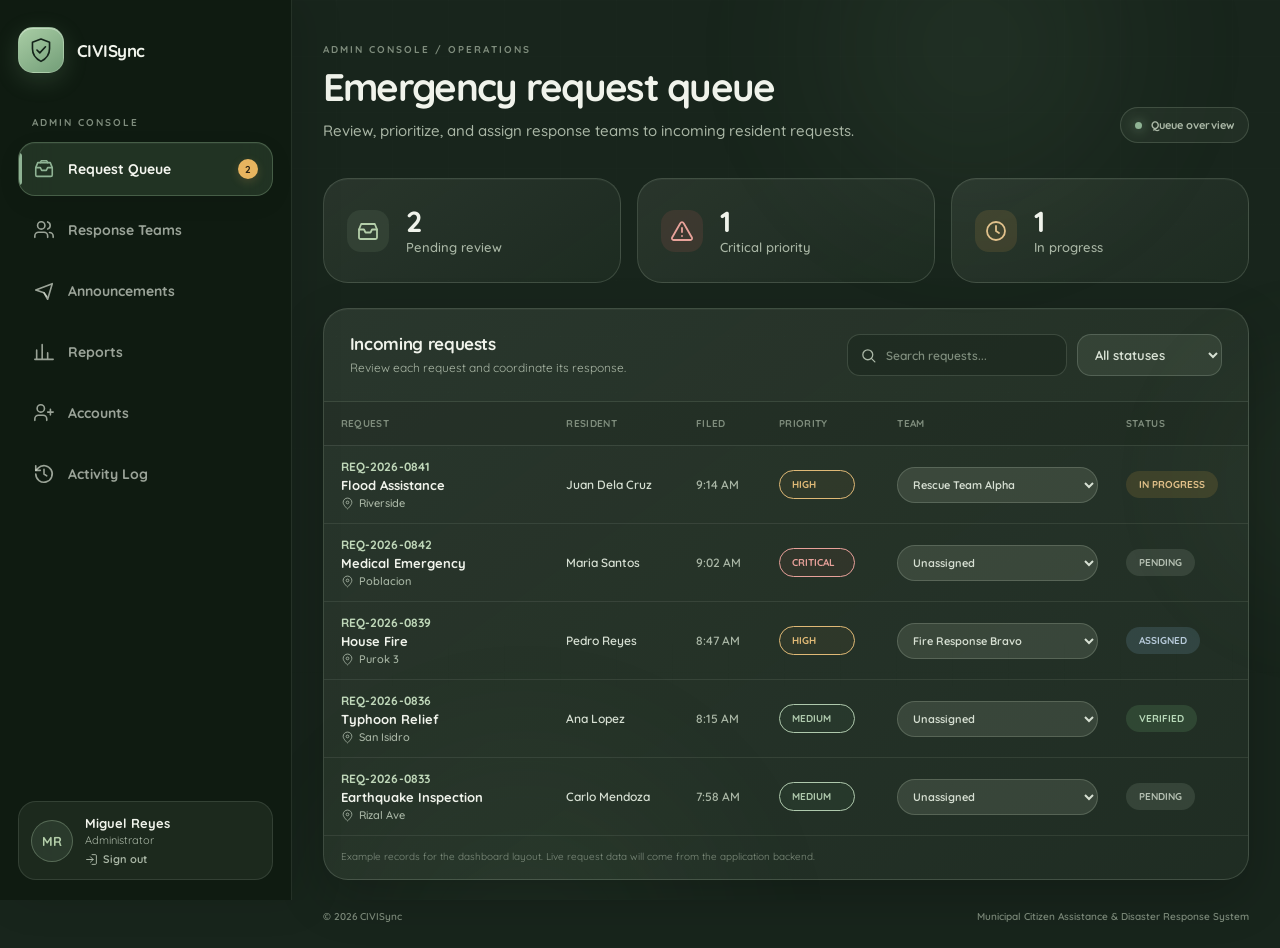
<file: docs/admin.html>
<!DOCTYPE html>
<html lang="en">
<head>
    <meta charset="UTF-8">
    <meta name="viewport" content="width=device-width, initial-scale=1.0">
    <meta name="theme-color" content="#18251C">
    <meta name="description" content="CIVISync administrator console for emergency request management and municipal response coordination.">

    <title>Admin Console | CIVISync</title>

    <!-- Quicksand typography -->
    <link rel="preconnect" href="https://fonts.googleapis.com">
    <link rel="preconnect" href="https://fonts.gstatic.com" crossorigin>
    <link href="https://fonts.googleapis.com/css2?family=Quicksand:wght@300..700&display=swap" rel="stylesheet">

    <!-- Site icon -->
    <link rel="icon" type="image/png" sizes="32x32" href="images/favicon.png">
    <link rel="apple-touch-icon" href="images/favicon.png">

    <!-- Administrator dashboard stylesheet -->
    <link rel="stylesheet" href="css/admin.css">
</head>
<body class="admin-page">
    <div class="admin-background" aria-hidden="true">
        <div class="admin-background__orb admin-background__orb--one"></div>
        <div class="admin-background__orb admin-background__orb--two"></div>
        <div class="admin-background__orb admin-background__orb--three"></div>
        <div class="admin-background__grid"></div>
    </div>

    <div class="admin-shell">
        <!-- ==================================================
             SIDEBAR
        =================================================== -->
        <aside class="admin-sidebar" id="adminSidebar" aria-label="Administrator navigation">
            <a class="admin-brand" href="/" aria-label="LGU Assist home">
                <span class="admin-brand__icon" aria-hidden="true">
                    <svg viewBox="0 0 64 64" fill="none" xmlns="http://www.w3.org/2000/svg">
                        <path d="M32 5L53 13V29C53 43 44 54 32 60C20 54 11 43 11 29V13L32 5Z" stroke="currentColor" stroke-width="4" stroke-linejoin="round"/>
                        <path d="M22 32L29 39L43 24" stroke="currentColor" stroke-width="4" stroke-linecap="round" stroke-linejoin="round"/>
                    </svg>
                </span>
                <span class="admin-brand__name">CIVISync</span>
            </a>

            <p class="admin-sidebar__label">ADMIN CONSOLE</p>

            <nav class="admin-nav" aria-label="Dashboard sections">
                <button class="admin-nav__item is-active" type="button" data-view-target="request-queue" aria-current="page">
                    <svg viewBox="0 0 24 24" aria-hidden="true"><path d="M3 10.5 5.2 5h13.6l2.2 5.5v8a1.5 1.5 0 0 1-1.5 1.5h-15A1.5 1.5 0 0 1 3 18.5z"/><path d="M3 10.5h5l1.5 3h5l1.5-3h5M8 5l1-2h6l1 2"/></svg>
                    <span>Request Queue</span>
                    <span class="admin-nav__count" aria-label="2 pending requests">2</span>
                </button>

                <button class="admin-nav__item" type="button" data-view-target="response-teams">
                    <svg viewBox="0 0 24 24" aria-hidden="true"><path d="M16 20v-1.5a4 4 0 0 0-4-4H6a4 4 0 0 0-4 4V20M9 11a4 4 0 1 0 0-8 4 4 0 0 0 0 8ZM16 3.2a4 4 0 0 1 0 7.6M18 14.7a4 4 0 0 1 4 4V20"/></svg>
                    <span>Response Teams</span>
                </button>

                <button class="admin-nav__item" type="button" data-view-target="announcements">
                    <svg viewBox="0 0 24 24" aria-hidden="true"><path d="m3 11 18-7-5 17-4-7-9-3Z"/><path d="m12 14 3 4"/></svg>
                    <span>Announcements</span>
                </button>

                <button class="admin-nav__item" type="button" data-view-target="reports">
                    <svg viewBox="0 0 24 24" aria-hidden="true"><path d="M4 20V10M10 20V4M16 20v-7M22 20H2"/></svg>
                    <span>Reports</span>
                </button>

                <button class="admin-nav__item" type="button" data-view-target="accounts">
                    <svg viewBox="0 0 24 24" aria-hidden="true"><path d="M15 20v-1.5a4 4 0 0 0-4-4H6a4 4 0 0 0-4 4V20M8.5 11a4 4 0 1 0 0-8 4 4 0 0 0 0 8ZM19 8v6M16 11h6"/></svg>
                    <span>Accounts</span>
                </button>

                <button class="admin-nav__item" type="button" data-view-target="activity-log">
                    <svg viewBox="0 0 24 24" aria-hidden="true"><path d="M3 12a9 9 0 1 0 2.6-6.4L3 8"/><path d="M3 3v5h5M12 7v5l3 2"/></svg>
                    <span>Activity Log</span>
                </button>
            </nav>

            <div class="admin-sidebar__spacer"></div>

            <div class="admin-profile">
                <div class="admin-profile__avatar" aria-hidden="true">MR</div>
                <div class="admin-profile__details">
                    <strong id="adminDisplayName">Miguel Reyes</strong>
                    <span>Administrator</span>
                    <a href="login.html" class="admin-profile__signout">
                        <svg viewBox="0 0 24 24" aria-hidden="true"><path d="M10 17l5-5-5-5M15 12H3M13 3h6a2 2 0 0 1 2 2v14a2 2 0 0 1-2 2h-6"/></svg>
                        Sign out
                    </a>
                </div>
            </div>
        </aside>

        <!-- ==================================================
             MAIN CONTENT
        =================================================== -->
        <main class="admin-main" id="adminMain">
            <div class="admin-mobile-bar">
                <a class="admin-brand admin-brand--mobile" href="/" aria-label="LGU Assist home">
                    <span class="admin-brand__icon" aria-hidden="true">
                        <svg viewBox="0 0 64 64" fill="none" xmlns="http://www.w3.org/2000/svg"><path d="M32 5L53 13V29C53 43 44 54 32 60C20 54 11 43 11 29V13L32 5Z" stroke="currentColor" stroke-width="4" stroke-linejoin="round"/><path d="M22 32L29 39L43 24" stroke="currentColor" stroke-width="4" stroke-linecap="round" stroke-linejoin="round"/></svg>
                    </span>
                    <span class="admin-brand__name">CIVISync</span>
                </a>
                <button class="admin-mobile-menu" type="button" id="mobileMenuButton" aria-label="Toggle administrator navigation" aria-expanded="false" aria-controls="adminSidebar">
                    <svg viewBox="0 0 24 24" aria-hidden="true"><path d="M3 6h18M3 12h18M3 18h18"/></svg>
                </button>
            </div>

            <!-- REQUEST QUEUE -->
            <section class="admin-view is-active" id="view-request-queue" data-view="request-queue" aria-labelledby="requestQueueTitle">
                <header class="admin-page-heading">
                    <div>
                        <p class="admin-eyebrow">ADMIN CONSOLE / OPERATIONS</p>
                        <h1 id="requestQueueTitle">Emergency request queue</h1>
                        <p>Review, prioritize, and assign response teams to incoming resident requests.</p>
                    </div>
                    <div class="admin-page-heading__actions">
                        <span class="admin-live-indicator"><span></span> Queue overview</span>
                    </div>
                </header>

                <div class="admin-stat-grid admin-stat-grid--three">
                    <article class="admin-stat-card">
                        <span class="admin-stat-card__icon admin-stat-card__icon--sage" aria-hidden="true">
                            <svg viewBox="0 0 24 24"><path d="M3 10.5 5.2 5h13.6l2.2 5.5v8a1.5 1.5 0 0 1-1.5 1.5h-15A1.5 1.5 0 0 1 3 18.5z"/><path d="M3 10.5h5l1.5 3h5l1.5-3h5"/></svg>
                        </span>
                        <div><strong class="admin-stat-card__value">2</strong><span>Pending review</span></div>
                    </article>
                    <article class="admin-stat-card">
                        <span class="admin-stat-card__icon admin-stat-card__icon--red" aria-hidden="true">
                            <svg viewBox="0 0 24 24"><path d="m10.3 4.2-8 14A1.7 1.7 0 0 0 3.8 21h16.4a1.7 1.7 0 0 0 1.5-2.8l-8-14a1.9 1.9 0 0 0-3.4 0Z"/><path d="M12 9v4M12 17h.01"/></svg>
                        </span>
                        <div><strong class="admin-stat-card__value">1</strong><span>Critical priority</span></div>
                    </article>
                    <article class="admin-stat-card">
                        <span class="admin-stat-card__icon admin-stat-card__icon--amber" aria-hidden="true">
                            <svg viewBox="0 0 24 24"><circle cx="12" cy="12" r="9"/><path d="M12 7v5l3 2"/></svg>
                        </span>
                        <div><strong class="admin-stat-card__value">2</strong><span>In progress</span></div>
                    </article>
                </div>

                <div class="admin-panel admin-table-panel">
                    <div class="admin-panel__toolbar">
                        <div>
                            <h2>Incoming requests</h2>
                            <p>Review each request and coordinate its response.</p>
                        </div>
                        <div class="admin-toolbar-controls">
                            <label class="admin-search" for="requestSearch">
                                <svg viewBox="0 0 24 24" aria-hidden="true"><circle cx="11" cy="11" r="7"/><path d="m16 16 5 5"/></svg>
                                <input id="requestSearch" type="search" placeholder="Search requests..." autocomplete="off">
                            </label>
                            <select class="admin-select admin-select--filter" id="requestStatusFilter" aria-label="Filter requests by status">
                                <option value="all">All statuses</option>
                                <option value="pending">Pending</option>
                                <option value="assigned">Assigned</option>
                                <option value="in progress">In progress</option>
                                <option value="verified">Verified</option>
                            </select>
                        </div>
                    </div>

                    <div class="admin-table-wrap">
                        <table class="admin-table" id="requestTable">
                            <thead><tr>
                                <th scope="col">Request</th><th scope="col">Resident</th><th scope="col">Filed</th><th scope="col">Priority</th><th scope="col">Team</th><th scope="col">Status</th>
                            </tr></thead>
                            <tbody>
                                <tr data-status="in progress">
                                    <td><div class="request-cell"><strong>REQ-2026-0841</strong><b>Flood Assistance</b><span><svg viewBox="0 0 24 24" aria-hidden="true"><path d="M20 10c0 5-8 12-8 12S4 15 4 10a8 8 0 1 1 16 0Z"/><circle cx="12" cy="10" r="2.5"/></svg>Riverside</span></div></td>
                                    <td>Juan Dela Cruz</td><td class="muted-cell">9:14 AM</td>
                                    <td><span class="priority-pill priority-pill--high">High</span></td>
                                    <td><select class="admin-select admin-select--team" aria-label="Assign team to request REQ-2026-0841"><option selected>Rescue Team Alpha</option><option>Fire Response Bravo</option><option>Medical Unit One</option><option>Road Clearance Unit</option><option>Relief Distribution</option><option>Unassigned</option></select></td>
                                    <td><span class="status-pill status-pill--progress">In progress</span></td>
                                </tr>
                                <tr data-status="pending">
                                    <td><div class="request-cell"><strong>REQ-2026-0842</strong><b>Medical Emergency</b><span><svg viewBox="0 0 24 24" aria-hidden="true"><path d="M20 10c0 5-8 12-8 12S4 15 4 10a8 8 0 1 1 16 0Z"/><circle cx="12" cy="10" r="2.5"/></svg>Poblacion</span></div></td>
                                    <td>Maria Santos</td><td class="muted-cell">9:02 AM</td>
                                    <td><span class="priority-pill priority-pill--critical">Critical</span></td>
                                    <td><select class="admin-select admin-select--team" aria-label="Assign team to request REQ-2026-0842"><option selected>Unassigned</option><option>Rescue Team Alpha</option><option>Fire Response Bravo</option><option>Medical Unit One</option><option>Road Clearance Unit</option><option>Relief Distribution</option></select></td>
                                    <td><span class="status-pill status-pill--pending">Pending</span></td>
                                </tr>
                                <tr data-status="assigned">
                                    <td><div class="request-cell"><strong>REQ-2026-0839</strong><b>House Fire</b><span><svg viewBox="0 0 24 24" aria-hidden="true"><path d="M20 10c0 5-8 12-8 12S4 15 4 10a8 8 0 1 1 16 0Z"/><circle cx="12" cy="10" r="2.5"/></svg>Purok 3</span></div></td>
                                    <td>Pedro Reyes</td><td class="muted-cell">8:47 AM</td>
                                    <td><span class="priority-pill priority-pill--high">High</span></td>
                                    <td><select class="admin-select admin-select--team" aria-label="Assign team to request REQ-2026-0839"><option>Unassigned</option><option>Rescue Team Alpha</option><option selected>Fire Response Bravo</option><option>Medical Unit One</option><option>Road Clearance Unit</option><option>Relief Distribution</option></select></td>
                                    <td><span class="status-pill status-pill--assigned">Assigned</span></td>
                                </tr>
                                <tr data-status="verified">
                                    <td><div class="request-cell"><strong>REQ-2026-0836</strong><b>Typhoon Relief</b><span><svg viewBox="0 0 24 24" aria-hidden="true"><path d="M20 10c0 5-8 12-8 12S4 15 4 10a8 8 0 1 1 16 0Z"/><circle cx="12" cy="10" r="2.5"/></svg>San Isidro</span></div></td>
                                    <td>Ana Lopez</td><td class="muted-cell">8:15 AM</td>
                                    <td><span class="priority-pill priority-pill--medium">Medium</span></td>
                                    <td><select class="admin-select admin-select--team" aria-label="Assign team to request REQ-2026-0836"><option selected>Unassigned</option><option>Rescue Team Alpha</option><option>Fire Response Bravo</option><option>Medical Unit One</option><option>Road Clearance Unit</option><option>Relief Distribution</option></select></td>
                                    <td><span class="status-pill status-pill--verified">Verified</span></td>
                                </tr>
                                <tr data-status="pending">
                                    <td><div class="request-cell"><strong>REQ-2026-0833</strong><b>Earthquake Inspection</b><span><svg viewBox="0 0 24 24" aria-hidden="true"><path d="M20 10c0 5-8 12-8 12S4 15 4 10a8 8 0 1 1 16 0Z"/><circle cx="12" cy="10" r="2.5"/></svg>Rizal Ave</span></div></td>
                                    <td>Carlo Mendoza</td><td class="muted-cell">7:58 AM</td>
                                    <td><span class="priority-pill priority-pill--medium">Medium</span></td>
                                    <td><select class="admin-select admin-select--team" aria-label="Assign team to request REQ-2026-0833"><option selected>Unassigned</option><option>Rescue Team Alpha</option><option>Fire Response Bravo</option><option>Medical Unit One</option><option>Road Clearance Unit</option><option>Relief Distribution</option></select></td>
                                    <td><span class="status-pill status-pill--pending">Pending</span></td>
                                </tr>
                            </tbody>
                        </table>
                    </div>
                    <p class="admin-table-note">Example records for the dashboard layout. Live request data will come from the application backend.</p>
                </div>
            </section>

            <!-- RESPONSE TEAMS -->
            <section class="admin-view" id="view-response-teams" data-view="response-teams" aria-labelledby="responseTeamsTitle" hidden>
                <header class="admin-page-heading">
                    <div>
                        <p class="admin-eyebrow">ADMIN CONSOLE / OPERATIONS</p>
                        <h1 id="responseTeamsTitle">Response teams</h1>
                        <p>Manage team records, rosters, and current deployments.</p>
                    </div>
                    <div class="admin-page-heading__actions"><span class="admin-live-indicator"><span></span> Team registry</span></div>
                </header>

                <div class="admin-team-grid">
                    <article class="admin-team-card admin-team-card--deployed">
                        <div class="admin-team-card__heading"><div><h2>Rescue Team Alpha</h2><p>Flood &amp; Water Rescue</p></div><span class="status-pill status-pill--deployed">Deployed</span></div>
                        <div class="admin-team-card__details"><p>Leader: <strong>Cpt. R. Domingo</strong></p><p>Members: <strong>8</strong></p><p>Assignment: <strong>REQ-2026-0841</strong></p></div>
                        <button class="admin-button admin-button--secondary admin-button--wide" type="button" data-team-action="recall" data-team="Rescue Team Alpha">Recall team</button>
                    </article>

                    <article class="admin-team-card admin-team-card--deployed">
                        <div class="admin-team-card__heading"><div><h2>Fire Response Bravo</h2><p>Fire Suppression</p></div><span class="status-pill status-pill--deployed">Deployed</span></div>
                        <div class="admin-team-card__details"><p>Leader: <strong>Cpt. M. Salazar</strong></p><p>Members: <strong>6</strong></p><p>Assignment: <strong>REQ-2026-0839</strong></p></div>
                        <button class="admin-button admin-button--secondary admin-button--wide" type="button" data-team-action="recall" data-team="Fire Response Bravo">Recall team</button>
                    </article>

                    <article class="admin-team-card admin-team-card--deployed">
                        <div class="admin-team-card__heading"><div><h2>Medical Unit One</h2><p>EMS / Ambulance</p></div><span class="status-pill status-pill--deployed">Deployed</span></div>
                        <div class="admin-team-card__details"><p>Leader: <strong>Dr. A. Ramirez</strong></p><p>Members: <strong>5</strong></p><p>Assignment: <strong>REQ-2026-0827</strong></p></div>
                        <button class="admin-button admin-button--secondary admin-button--wide" type="button" data-team-action="recall" data-team="Medical Unit One">Recall team</button>
                    </article>

                    <article class="admin-team-card">
                        <div class="admin-team-card__heading"><div><h2>Road Clearance Unit</h2><p>Debris &amp; Roads</p></div><span class="status-pill status-pill--available">Available</span></div>
                        <div class="admin-team-card__details"><p>Leader: <strong>Engr. P. Bautista</strong></p><p>Members: <strong>10</strong></p><p>Assignment: <strong>None</strong></p></div>
                        <button class="admin-button admin-button--secondary admin-button--wide" type="button" data-team-action="deploy" data-team="Road Clearance Unit">Deploy team</button>
                    </article>

                    <article class="admin-team-card">
                        <div class="admin-team-card__heading"><div><h2>Relief Distribution</h2><p>Social Welfare</p></div><span class="status-pill status-pill--available">Available</span></div>
                        <div class="admin-team-card__details"><p>Leader: <strong>Ms. J. Aquino</strong></p><p>Members: <strong>12</strong></p><p>Assignment: <strong>None</strong></p></div>
                        <button class="admin-button admin-button--secondary admin-button--wide" type="button" data-team-action="deploy" data-team="Relief Distribution">Deploy team</button>
                    </article>

                    <button class="admin-team-card admin-team-card--add" type="button" data-open-team-form>
                        <span class="admin-team-card__plus" aria-hidden="true">+</span>
                        <strong>Register new team</strong>
                    </button>
                </div>

                <section class="admin-panel admin-form-panel" id="teamFormPanel" hidden aria-labelledby="teamFormTitle">
                    <div class="admin-panel__toolbar"><div><h2 id="teamFormTitle">Register a response team</h2><p>Add a team to the municipal response roster.</p></div><button class="admin-icon-button" type="button" data-close-team-form aria-label="Close team form">×</button></div>
                    <form class="admin-form" id="teamForm">
                        <div class="admin-form__grid">
                            <label>Team name<input type="text" name="teamName" placeholder="e.g. Search and Rescue Charlie" required></label>
                            <label>Team category<input type="text" name="teamCategory" placeholder="e.g. Search and Rescue" required></label>
                            <label>Team leader<input type="text" name="teamLeader" placeholder="Full name" required></label>
                            <label>Number of members<input type="number" name="teamMembers" min="1" placeholder="e.g. 8" required></label>
                        </div>
                        <div class="admin-form__actions"><button class="admin-button admin-button--primary" type="submit">Save team</button></div>
                    </form>
                </section>
            </section>

            <!-- ANNOUNCEMENTS -->
            <section class="admin-view" id="view-announcements" data-view="announcements" aria-labelledby="announcementsTitle" hidden>
                <header class="admin-page-heading">
                    <div>
                        <p class="admin-eyebrow">ADMIN CONSOLE / PUBLIC INFORMATION</p>
                        <h1 id="announcementsTitle">Announcements</h1>
                        <p>Publish advisories that appear on the public portal and resident feeds.</p>
                    </div>
                </header>

                <div class="admin-announcement-layout">
                    <section class="admin-panel admin-form-panel" aria-labelledby="publishAnnouncementTitle">
                        <div class="admin-panel__heading"><h2 id="publishAnnouncementTitle">Create announcement</h2><p>Share verified information with residents.</p></div>
                        <form class="admin-form" id="announcementForm">
                            <label for="announcementTitle">Title</label>
                            <input id="announcementTitle" name="title" type="text" placeholder="e.g. Flash flood warning — Riverside" required>

                            <label for="announcementCategory">Category</label>
                            <select id="announcementCategory" name="category" required>
                                <option value="Typhoon">Typhoon</option>
                                <option value="Flood">Flood</option>
                                <option value="Earthquake">Earthquake</option>
                                <option value="Fire">Fire</option>
                                <option value="Evacuation">Evacuation</option>
                                <option value="Notice">Notice</option>
                            </select>

                            <label for="announcementMessage">Message</label>
                            <textarea id="announcementMessage" name="message" rows="6" placeholder="Write the advisory content..." required></textarea>

                            <button class="admin-button admin-button--primary" type="submit">
                                <svg viewBox="0 0 24 24" aria-hidden="true"><path d="m3 11 18-7-5 17-4-7-9-3Z"/><path d="m12 14 3 4"/></svg>
                                Publish announcement
                            </button>
                            <p class="admin-form__note">Publishing will be connected to the announcement service/backend.</p>
                        </form>
                    </section>

                    <section class="admin-announcements-list" aria-labelledby="publishedAnnouncementsTitle">
                        <div class="admin-section-heading"><h2 id="publishedAnnouncementsTitle">Currently published</h2><span class="admin-section-heading__count">3 announcements</span></div>

                        <article class="admin-announcement-card">
                            <div class="admin-announcement-card__meta"><span class="category-pill category-pill--warning">Typhoon</span><span>MDRRMO · 42 min ago</span></div>
                            <h3>TCWS #2 raised over coastal barangays</h3>
                            <p>Signal No. 2 winds expected within 18 hours. Secure loose objects and prepare go-bags.</p>
                        </article>

                        <article class="admin-announcement-card">
                            <div class="admin-announcement-card__meta"><span class="category-pill category-pill--notice">Notice</span><span>LGU Command · 1 hr ago</span></div>
                            <h3>Sea travel suspended in all municipal ports</h3>
                            <p>All ferry and fishing operations are suspended until further notice.</p>
                        </article>

                        <article class="admin-announcement-card">
                            <div class="admin-announcement-card__meta"><span class="category-pill category-pill--warning">Evacuation</span><span>MDRRMO · 2 hrs ago</span></div>
                            <h3>Pre-emptive evacuation begins 6:00 PM</h3>
                            <p>Residents in low-lying areas must proceed to designated evacuation centers.</p>
                        </article>
                    </section>
                </div>
            </section>

            <!-- REPORTS -->
            <section class="admin-view" id="view-reports" data-view="reports" aria-labelledby="reportsTitle" hidden>
                <header class="admin-page-heading admin-page-heading--with-action">
                    <div>
                        <p class="admin-eyebrow">ADMIN CONSOLE / ANALYTICS</p>
                        <h1 id="reportsTitle">Reports</h1>
                        <p>Operational insights across all emergency requests this month.</p>
                    </div>
                    <button class="admin-button admin-button--secondary" id="exportReportsButton" type="button">
                        <svg viewBox="0 0 24 24" aria-hidden="true"><path d="M12 3v12M7 10l5 5 5-5M4 17v3h16v-3"/></svg>
                        Export CSV
                    </button>
                </header>

                <div class="admin-stat-grid admin-stat-grid--four">
                    <article class="admin-stat-card admin-stat-card--large"><strong class="admin-stat-card__value">12</strong><span>Requests today</span></article>
                    <article class="admin-stat-card admin-stat-card--large"><strong class="admin-stat-card__value">18 min</strong><span>Avg. response time</span></article>
                    <article class="admin-stat-card admin-stat-card--large"><strong class="admin-stat-card__value">96</strong><span>Resolved this week</span></article>
                    <article class="admin-stat-card admin-stat-card--large"><strong class="admin-stat-card__value">2</strong><span>Critical pending</span></article>
                </div>

                <div class="admin-reports-grid">
                    <section class="admin-panel admin-chart-panel" aria-labelledby="categoryChartTitle">
                        <div class="admin-panel__heading"><h2 id="categoryChartTitle">Requests by category · This month</h2></div>
                        <div class="admin-bar-chart" role="img" aria-label="Illustrative request counts by category: Flood 28, Typhoon 19, Medical 23, Fire 8, Earthquake 4.">
                            <div class="admin-bar-chart__plot">
                                <div class="admin-bar-chart__gridline admin-bar-chart__gridline--one"></div>
                                <div class="admin-bar-chart__gridline admin-bar-chart__gridline--two"></div>
                                <div class="admin-bar-chart__gridline admin-bar-chart__gridline--three"></div>
                                <div class="admin-bar-chart__gridline admin-bar-chart__gridline--four"></div>
                                <div class="admin-bar-chart__bars">
                                    <div class="admin-bar-chart__column"><span style="--bar-height: 78%"></span><small>Flood</small></div>
                                    <div class="admin-bar-chart__column"><span style="--bar-height: 52%"></span><small>Typhoon</small></div>
                                    <div class="admin-bar-chart__column"><span style="--bar-height: 64%"></span><small>Medical</small></div>
                                    <div class="admin-bar-chart__column"><span style="--bar-height: 20%"></span><small>Fire</small></div>
                                    <div class="admin-bar-chart__column"><span style="--bar-height: 12%"></span><small>Earthquake</small></div>
                                </div>
                            </div>
                        </div>
                        <p class="admin-table-note">Illustrative chart values for the dashboard preview; replace with computed report data.</p>
                    </section>

                    <section class="admin-panel admin-breakdown-panel" aria-labelledby="barangayBreakdownTitle">
                        <div class="admin-panel__heading"><h2 id="barangayBreakdownTitle">Barangay breakdown</h2></div>
                        <div class="admin-breakdown-list">
                            <div class="admin-breakdown-item"><div><strong>Riverside</strong><span>34%</span></div><div class="admin-progress"><span style="width:34%"></span></div></div>
                            <div class="admin-breakdown-item"><div><strong>Poblacion</strong><span>24%</span></div><div class="admin-progress"><span style="width:24%"></span></div></div>
                            <div class="admin-breakdown-item"><div><strong>San Isidro</strong><span>18%</span></div><div class="admin-progress"><span style="width:18%"></span></div></div>
                            <div class="admin-breakdown-item"><div><strong>Bagong Silang</strong><span>14%</span></div><div class="admin-progress"><span style="width:14%"></span></div></div>
                            <div class="admin-breakdown-item"><div><strong>Others</strong><span>10%</span></div><div class="admin-progress"><span style="width:10%"></span></div></div>
                        </div>
                    </section>
                </div>
            </section>

            <!-- ACCOUNTS -->
            <section class="admin-view" id="view-accounts" data-view="accounts" aria-labelledby="accountsTitle" hidden>
                <header class="admin-page-heading">
                    <div>
                        <p class="admin-eyebrow">ADMIN CONSOLE / RESIDENT RECORDS</p>
                        <h1 id="accountsTitle">Resident accounts</h1>
                        <p>Manage registered citizen accounts across all partner LGUs.</p>
                    </div>
                </header>

                <section class="admin-panel admin-table-panel" aria-labelledby="residentAccountsTableTitle">
                    <div class="admin-panel__toolbar">
                        <div><h2 id="residentAccountsTableTitle">Registered residents</h2><p>Review account details and account status.</p></div>
                        <label class="admin-search" for="accountSearch"><svg viewBox="0 0 24 24" aria-hidden="true"><circle cx="11" cy="11" r="7"/><path d="m16 16 5 5"/></svg><input id="accountSearch" type="search" placeholder="Search residents..." autocomplete="off"></label>
                    </div>
                    <div class="admin-table-wrap">
                        <table class="admin-table admin-table--accounts" id="accountsTable">
                            <thead><tr><th scope="col">Resident</th><th scope="col">Barangay</th><th scope="col">Joined</th><th scope="col">Status</th><th scope="col" class="align-right">Action</th></tr></thead>
                            <tbody>
                                <tr><td><div class="account-cell"><strong>Juan Dela Cruz</strong><span>juan@email.com</span></div></td><td>Riverside</td><td class="muted-cell">Jan 2025</td><td><span class="status-pill status-pill--active">Active</span></td><td class="align-right"><button class="admin-button admin-button--danger-outline" type="button" data-account-action="suspend" data-account="Juan Dela Cruz">Suspend</button></td></tr>
                                <tr><td><div class="account-cell"><strong>Maria Santos</strong><span>maria@email.com</span></div></td><td>Poblacion</td><td class="muted-cell">Mar 2025</td><td><span class="status-pill status-pill--active">Active</span></td><td class="align-right"><button class="admin-button admin-button--danger-outline" type="button" data-account-action="suspend" data-account="Maria Santos">Suspend</button></td></tr>
                                <tr><td><div class="account-cell"><strong>Pedro Reyes</strong><span>pedro@email.com</span></div></td><td>Purok 3</td><td class="muted-cell">Jun 2025</td><td><span class="status-pill status-pill--active">Active</span></td><td class="align-right"><button class="admin-button admin-button--danger-outline" type="button" data-account-action="suspend" data-account="Pedro Reyes">Suspend</button></td></tr>
                                <tr><td><div class="account-cell"><strong>Ana Lopez</strong><span>ana@email.com</span></div></td><td>San Isidro</td><td class="muted-cell">Feb 2026</td><td><span class="status-pill status-pill--suspended">Suspended</span></td><td class="align-right"><button class="admin-button admin-button--sage-outline" type="button" data-account-action="activate" data-account="Ana Lopez">Activate</button></td></tr>
                                <tr><td><div class="account-cell"><strong>Carlo Mendoza</strong><span>carlo@email.com</span></div></td><td>Rizal Ave</td><td class="muted-cell">Apr 2026</td><td><span class="status-pill status-pill--active">Active</span></td><td class="align-right"><button class="admin-button admin-button--danger-outline" type="button" data-account-action="suspend" data-account="Carlo Mendoza">Suspend</button></td></tr>
                                <tr><td><div class="account-cell"><strong>Liza Torres</strong><span>liza@email.com</span></div></td><td>Riverside</td><td class="muted-cell">Jul 2026</td><td><span class="status-pill status-pill--active">Active</span></td><td class="align-right"><button class="admin-button admin-button--danger-outline" type="button" data-account-action="suspend" data-account="Liza Torres">Suspend</button></td></tr>
                            </tbody>
                        </table>
                    </div>
                    <p class="admin-table-note">Example resident records for the dashboard layout. Account changes must be authorized and saved by the backend.</p>
                </section>
            </section>

            <!-- ACTIVITY LOG -->
            <section class="admin-view" id="view-activity-log" data-view="activity-log" aria-labelledby="activityLogTitle" hidden>
                <header class="admin-page-heading">
                    <div>
                        <p class="admin-eyebrow">ADMIN CONSOLE / AUDIT TRAIL</p>
                        <h1 id="activityLogTitle">Activity log</h1>
                        <p>Review administrator actions and changes recorded in the system.</p>
                    </div>
                </header>

                <section class="admin-panel admin-table-panel" aria-labelledby="activityTableTitle">
                    <div class="admin-panel__toolbar">
                        <div><h2 id="activityTableTitle">Recent activity</h2><p>Administrative actions, timestamps, and affected records.</p></div>
                        <label class="admin-search" for="activitySearch"><svg viewBox="0 0 24 24" aria-hidden="true"><circle cx="11" cy="11" r="7"/><path d="m16 16 5 5"/></svg><input id="activitySearch" type="search" placeholder="Search activity..." autocomplete="off"></label>
                    </div>
                    <div class="admin-table-wrap">
                        <table class="admin-table" id="activityTable">
                            <thead><tr><th scope="col">Activity</th><th scope="col">Administrator</th><th scope="col">Affected record</th><th scope="col">Date &amp; time</th></tr></thead>
                            <tbody>
                                <!-- Activity entries will be populated from the backend audit log. -->
                            </tbody>
                        </table>
                    </div>
                    <div class="admin-empty-state" id="activityEmptyState">
                        <span class="admin-empty-state__icon" aria-hidden="true">
                            <svg viewBox="0 0 24 24"><path d="M3 12a9 9 0 1 0 2.6-6.4L3 8"/><path d="M3 3v5h5M12 7v5l3 2"/></svg>
                        </span>
                        <h3>No activity records yet</h3>
                        <p>Recorded administrative actions will appear here when audit logging is connected.</p>
                    </div>
                </section>
            </section>

            <footer class="admin-footer">
                <span>© 2026 CIVISync</span>
                <span>Municipal Citizen Assistance &amp; Disaster Response System</span>
            </footer>
        </main>
    </div>

    <!-- Confirmation / feedback dialog for dashboard actions -->
    <dialog class="admin-dialog" id="adminDialog" aria-labelledby="adminDialogTitle">
        <form method="dialog" class="admin-dialog__content">
            <button class="admin-dialog__close" value="cancel" aria-label="Close dialog">×</button>
            <p class="admin-eyebrow">ADMIN CONSOLE</p>
            <h2 id="adminDialogTitle">Confirm action</h2>
            <p id="adminDialogMessage">Please review this action.</p>
            <div class="admin-dialog__actions">
                <button class="admin-button admin-button--secondary" value="cancel">Cancel</button>
                <button class="admin-button admin-button--primary" id="adminDialogConfirm" value="confirm">Continue</button>
            </div>
        </form>
    </dialog>

    <!-- Shared dashboard interactions will be added in admin.js. -->
    <script src="js/admin.js" defer></script>
    <script>
        // Basic section navigation keeps the six requested modules in one admin page.
        document.addEventListener("DOMContentLoaded", () => {
            const navItems = document.querySelectorAll("[data-view-target]");
            const views = document.querySelectorAll("[data-view]");
            const sidebar = document.getElementById("adminSidebar");
            const menuButton = document.getElementById("mobileMenuButton");

            function showView(viewName) {
                views.forEach((view) => {
                    const active = view.dataset.view === viewName;
                    view.hidden = !active;
                    view.classList.toggle("is-active", active);
                });

                navItems.forEach((item) => {
                    const active = item.dataset.viewTarget === viewName;
                    item.classList.toggle("is-active", active);
                    if (active) item.setAttribute("aria-current", "page");
                    else item.removeAttribute("aria-current");
                });

                sidebar.classList.remove("is-open");
                menuButton?.setAttribute("aria-expanded", "false");
                window.scrollTo({ top: 0, behavior: "smooth" });
            }

            navItems.forEach((item) => {
                item.addEventListener("click", () => showView(item.dataset.viewTarget));
            });

            menuButton?.addEventListener("click", () => {
                const open = sidebar.classList.toggle("is-open");
                menuButton.setAttribute("aria-expanded", String(open));
            });
        });
    </script>
</body>
</html>
</file>
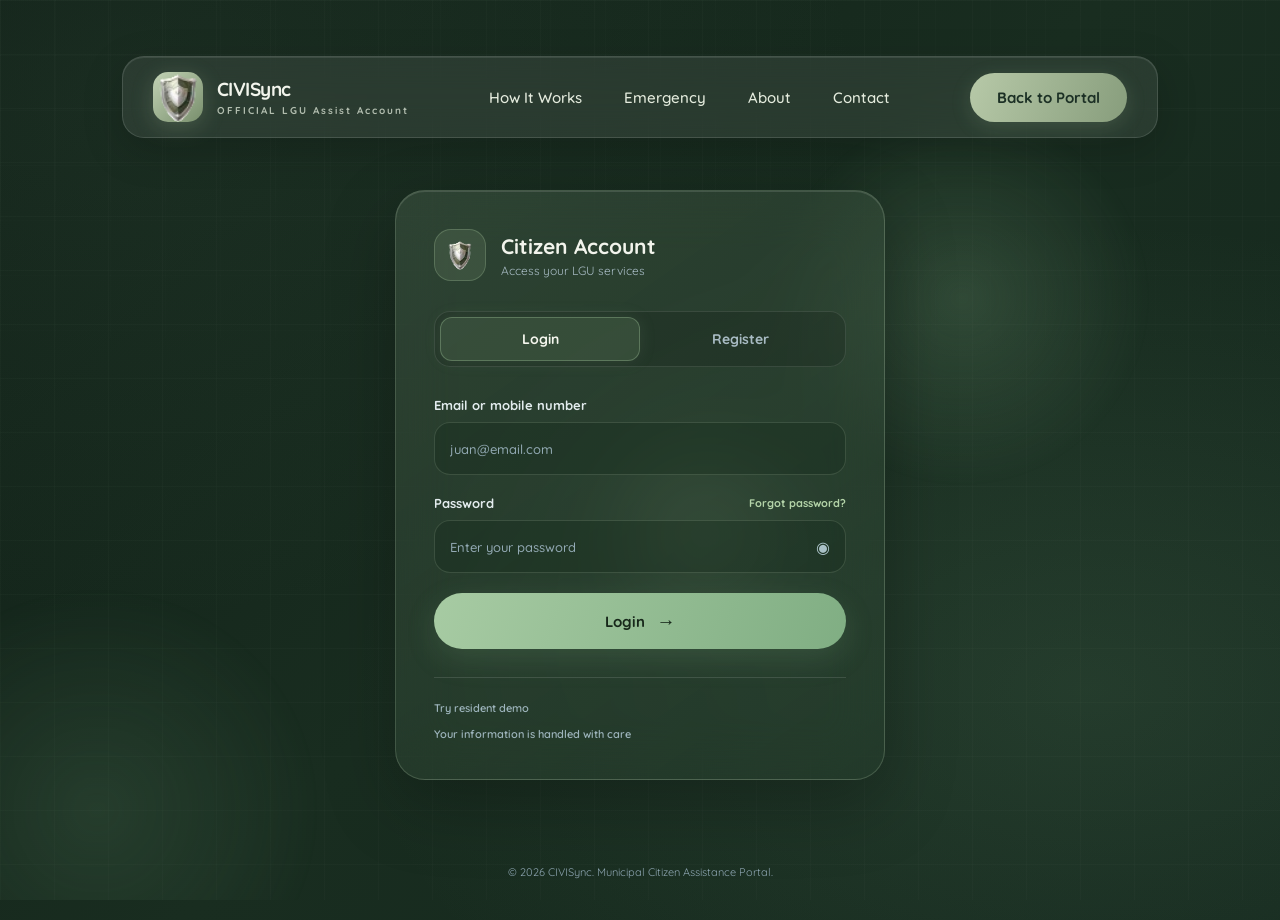
<file: docs/login.html>
<!DOCTYPE html>
<html lang="en">

<head>
    <meta charset="UTF-8">
    <meta name="viewport" content="width=device-width, initial-scale=1.0">

    <meta name="description"
        content="CIVISync Login and Registration Portal">

    <title>Login / Register |  CIVISync</title>

    <!-- Quicksand Font -->
    <link rel="preconnect" href="https://fonts.googleapis.com">
    <link rel="preconnect" href="https://fonts.gstatic.com" crossorigin>
    <link href="https://fonts.googleapis.com/css2?family=Quicksand:wght@300..700&display=swap"
        rel="stylesheet">

    <!-- Favicon -->
    <link rel="icon" type="image/png" href="images/favicon.png">

    <!-- Existing Homepage Styles -->
    <link rel="stylesheet" href="css/style.css">

    <!-- Authentication Styles -->
    <link rel="stylesheet" href="css/auth.css">
</head>

<body class="auth-page">

    <!-- Background Effects -->
    <div class="auth-background" aria-hidden="true">
        <div class="auth-orb orb-one"></div>
        <div class="auth-orb orb-two"></div>
        <div class="auth-orb orb-three"></div>
        <div class="auth-grid"></div>
    </div>

    <!-- HEADER -->
    <header class="site-header auth-header">
        <div class="header-container">

            <a href="index.html" class="brand">
                <div class="brand-icon">
                    <img src="images/shield-icon.png"
                         alt="LGU Assist Logo">
                </div>

                <div class="brand-text">
                    <strong>CIVISync</strong>
                    <small>OFFICIAL LGU Assist Account</small>
                </div>
            </a>

            <nav class="main-navigation">
                <a href="/#how-it-works">How It Works</a>
                <a href="/#emergency">Emergency</a>
                <a href="/#about">About</a>
                <a href="/#contact">Contact</a>
            </nav>

            <a href="index.html" class="nav-button">
                Back to Portal
            </a>

        </div>
    </header>


    <!-- MAIN AUTHENTICATION -->
    <main class="auth-main">

        <div class="auth-layout">

            <!-- RIGHT SIDE: AUTH CARD -->
            <section class="auth-card reveal" id="authCard">

                <div class="auth-card-header">

                    <div class="auth-card-icon">
                        <img src="images/shield-icon.png"
                             alt="">
                    </div>

                    <div>
                        <h2 id="authTitle">Citizen Account</h2>
                        <p id="authSubtitle">
                            Access your LGU services
                        </p>
                    </div>

                </div>


                <!-- LOGIN / REGISTER TABS -->
                <div class="auth-tabs">

                    <button type="button"
                            class="auth-tab active"
                            id="loginTab">
                        Login
                    </button>

                    <button type="button"
                            class="auth-tab"
                            id="registerTab">
                        Register
                    </button>

                </div>


                <!-- LOGIN FORM -->
                <form id="loginForm" class="auth-form">

                    <div class="form-field">

                        <label for="loginEmail">
                            Email or mobile number
                        </label>

                        <div class="input-wrapper">

                            <input
                                type="text"
                                id="loginEmail"
                                name="email"
                                placeholder="juan@email.com"
                                autocomplete="username"
                                required>
                        </div>

                    </div>


                    <div class="form-field">

                        <div class="label-row">
                            <label for="loginPassword">
                                Password
                            </label>

                            <a href="#" class="forgot-link">
                                Forgot password?
                            </a>
                        </div>

                        <div class="input-wrapper">

                            <input
                                type="password"
                                id="loginPassword"
                                name="password"
                                placeholder="Enter your password"
                                autocomplete="current-password"
                                required>

                            <button type="button"
                                    class="password-toggle"
                                    data-target="loginPassword"
                                    aria-label="Show password">
                                ◉
                            </button>
                        </div>

                    </div>


                    <button type="submit" class="auth-submit">
                        Login <span>→</span>
                    </button>

                </form>


                <!-- REGISTRATION FORM -->
                <form id="registerForm"
                      class="auth-form hidden">

                    <div class="form-field">

                        <label for="fullName">Full name</label>

                        <div class="input-wrapper">

                            <input
                                type="text"
                                id="fullName"
                                name="fullName"
                                placeholder="Juan Dela Cruz"
                                autocomplete="name"
                                required>
                        </div>

                    </div>


                    <div class="form-field">

                        <label for="registerEmail">
                            Email address
                        </label>

                        <div class="input-wrapper">

                            <input
                                type="email"
                                id="registerEmail"
                                name="email"
                                placeholder="juan@email.com"
                                autocomplete="email"
                                required>
                        </div>

                    </div>


                    <div class="form-field">

                        <label for="mobileNumber">
                            Mobile number
                        </label>

                        <div class="input-wrapper">

                            <input
                                type="tel"
                                id="mobileNumber"
                                name="mobileNumber"
                                placeholder="09XXXXXXXXX"
                                autocomplete="tel"
                                pattern="09[0-9]{9}"
                                title="Enter an 11-digit Philippine mobile number starting with 09."
                                required>
                        </div>

                    </div>


                    <div class="form-field">

                        <label for="barangay">
                            Barangay
                        </label>

                        <div class="input-wrapper">

                            <select id="barangay"
                                    name="barangay"
                                    required>
                                <option value="" disabled selected>
                                    Select your barangay
                                </option>
                                <option value="Barangay 1">Barangay 24</option>
                                <option value="Barangay 2">Barangay 7</option>
                                <option value="Barangay 3">Barangay 13</option>
                                <option value="Other">Other</option>
                            </select>
                        </div>

                    </div>


                    <div class="form-field">

                        <label for="registerPassword">
                            Create password
                        </label>

                        <div class="input-wrapper">

                            <input
                                type="password"
                                id="registerPassword"
                                name="password"
                                placeholder="Create a password"
                                autocomplete="new-password"
                                minlength="8"
                                required>

                            <button type="button"
                                    class="password-toggle"
                                    data-target="registerPassword"
                                    aria-label="Show password">
                                ◉
                            </button>
                        </div>

                    </div>


                    <div class="form-field">

                        <label for="confirmPassword">
                            Confirm password
                        </label>

                        <div class="input-wrapper">

                            <input
                                type="password"
                                id="confirmPassword"
                                name="confirmPassword"
                                placeholder="Confirm your password"
                                autocomplete="new-password"
                                minlength="8"
                                required>
                        </div>

                    </div>


                    <label class="terms-check">
                        <input type="checkbox" id="terms" required>

                        <span>
                            I agree to the
                            <a href="#">Terms of Service</a>
                            and
                            <a href="#">Privacy Policy</a>.
                        </span>
                    </label>


                    <button type="submit" class="auth-submit">
                        Create Account <span>→</span>
                    </button>

                </form>


                <!-- SECURITY FOOTER -->
                <div class="auth-security">

                    <div>
						<a href = "resident.html">Try resident demo</a>
                    </div>

                    <div>
                        Your information is handled with care
                    </div>

                </div>

                <p class="auth-message"
                   id="authMessage"
                   role="status"
                   aria-live="polite"></p>

            </section>

        </div>

    </main>


    <footer class="auth-footer reveal">
        <p>
            © 2026  CIVISync. Municipal Citizen Assistance Portal.
        </p>
    </footer>


    <script src="js/auth.js"></script>

</body>
</html>
</file>
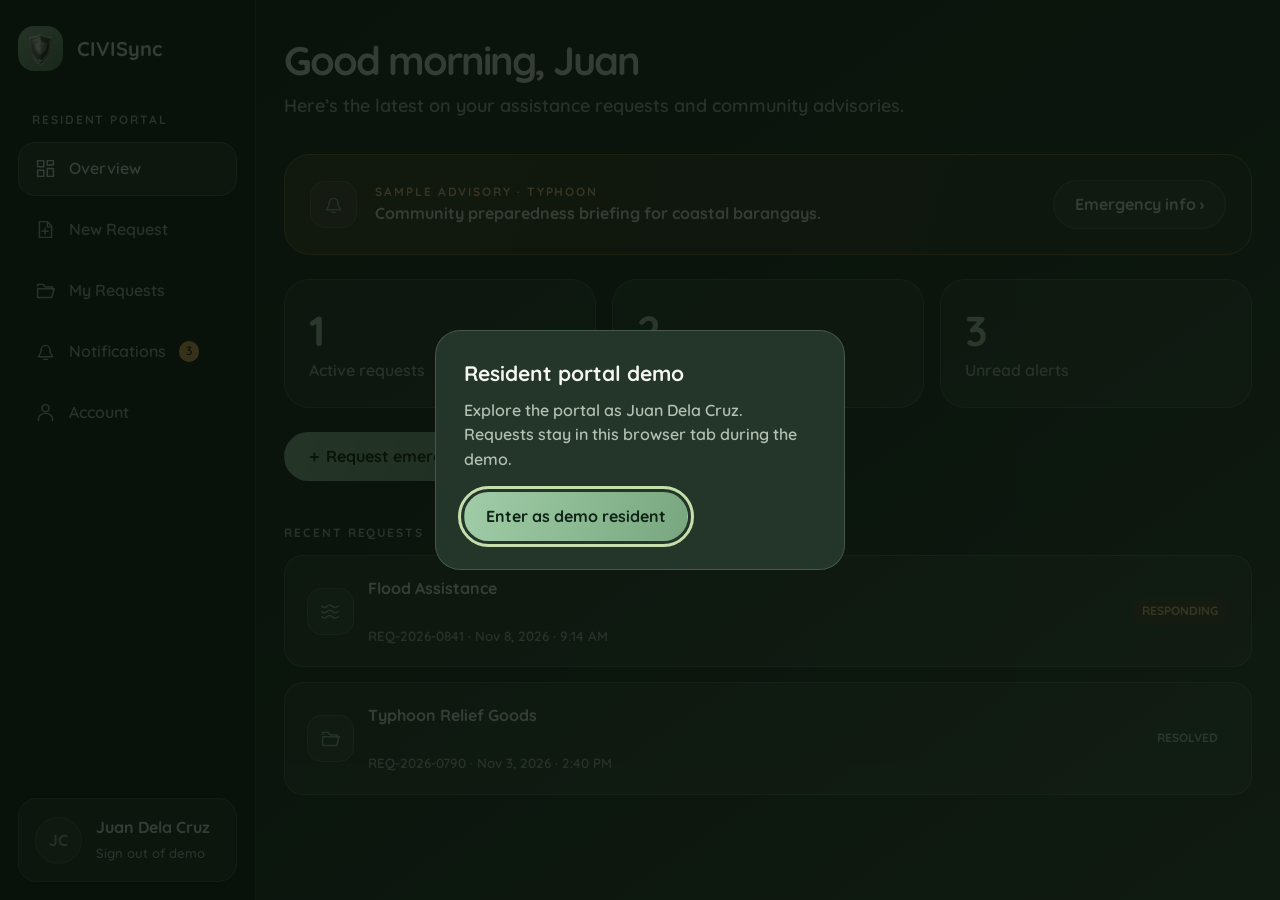
<file: docs/resident.html>
<!DOCTYPE html>
<html lang="en">
<head>
    <meta charset="UTF-8">
    <meta name="viewport" content="width=device-width, initial-scale=1">
    <meta name="theme-color" content="#152219">
    <title>Resident Portal | CIVISync</title>

    <link rel="icon" href="images/favicon.png">
    <link rel="preconnect" href="https://fonts.googleapis.com">
    <link rel="preconnect" href="https://fonts.gstatic.com" crossorigin>
    <link rel="stylesheet"
          href="https://fonts.googleapis.com/css2?family=Quicksand:wght@400;500;600;700&display=swap">

    <style>
        :root {
            color-scheme: dark;
            --sidebar: #131f16;
            --text: #f4f6ef;
            --muted: #b3c0b2;
            --sage: #98c49d;
            --border: rgba(206, 224, 199, .20);
            --surface: rgba(207, 225, 201, .09);
            --amber: #ffd18b;
        }

        * { box-sizing: border-box; }
        [hidden] { display: none !important; }

        body {
            margin: 0;
            min-height: 100vh;
            color: var(--text);
            background: linear-gradient(145deg, #152219, #203024 55%, #354936);
            background-attachment: fixed;
            font: 600 16px/1.55 "Quicksand", system-ui, sans-serif;
        }

        a { color: inherit; text-decoration: none; }
        button, input, textarea, select { font: inherit; }
        button, a, input[type="file"] { -webkit-tap-highlight-color: transparent; }
        button { cursor: pointer; }
        :focus-visible { outline: 3px solid #c4dfac; outline-offset: 3px; }

        .portal {
            display: grid;
            grid-template-columns: clamp(215px, 20vw, 310px) minmax(0, 1fr);
            min-height: 100vh;
        }

        .rail {
            position: sticky;
            top: 0;
            height: 100vh;
            height: 100dvh;
            display: flex;
            flex-direction: column;
            padding: 26px 18px 18px;
            overflow-y: auto;
            background: var(--sidebar);
            border-right: 1px solid var(--border);
        }

        .brand, .identity, .row, .actions {
            display: flex;
            align-items: center;
            gap: 14px;
        }

        .brand { font-size: 20px; font-weight: 700; }
        .brand img {
            width: 45px;
            height: 45px;
            padding: 6px;
            object-fit: contain;
            border-radius: 16px;
            background: linear-gradient(140deg, #a2cba3, #608c67);
        }

        .rail-label, .eyebrow {
            color: var(--muted);
            font-size: 12px;
            font-weight: 700;
            letter-spacing: .16em;
            text-transform: uppercase;
        }

        .rail-label { margin: 40px 14px 12px; }
        nav { display: grid; gap: 7px; }

        nav a {
            display: flex;
            align-items: center;
            gap: 13px;
            min-height: 54px;
            padding: 10px 16px;
            color: var(--muted);
            border: 1px solid transparent;
            border-radius: 17px;
        }

        nav a:hover, nav a[aria-current="page"] {
            color: var(--text);
            background: #273a2b;
            border-color: #47674c;
        }

        .icon {
            width: 21px;
            height: 21px;
            flex: none;
            fill: none;
            stroke: currentColor;
            stroke-width: 1.7;
            stroke-linecap: round;
            stroke-linejoin: round;
        }

        .count {
            padding: 1px 7px;
            color: #281c08;
            background: #ffbd60;
            border-radius: 30px;
            font-size: 12px;
        }

        .identity {
            margin-top: auto;
            padding: 16px;
            border: 1px solid var(--border);
            border-radius: 19px;
            background: var(--surface);
        }

        .avatar, .tile {
            flex: none;
            display: grid;
            place-items: center;
            width: 47px;
            height: 47px;
            border: 1px solid var(--border);
            background: var(--surface);
            color: var(--sage);
        }

        .avatar { border-radius: 50%; font-weight: 700; }
        .tile { border-radius: 15px; }
        .identity strong { display: block; overflow-wrap: anywhere; }

        .text-button {
            padding: 0;
            border: none;
            background: transparent;
            color: var(--muted);
            font-size: 13px;
        }

        main {
            min-width: 0;
            width: 100%;
            max-width: 1560px;
            padding: clamp(24px, 3vw, 48px) clamp(18px, 2.2vw, 40px);
        }

        h1, h2, h3, p { margin: 0; }
        h1 { font-size: clamp(32px, 3.1vw, 49px); line-height: 1.15; letter-spacing: -.05em; }
        h2 { font-size: 21px; line-height: 1.35; }
        .intro { margin: 8px 0 34px; color: var(--muted); font-size: 18px; }
        .muted, small { color: var(--muted); }
        .stack { display: grid; gap: 15px; }

        .panel, .stat, .list-row, .banner {
            border: 1px solid var(--border);
            background: var(--surface);
        }

        .panel { padding: clamp(20px, 2.7vw, 42px); border-radius: 30px; }
        .form-panel { max-width: 820px; }
        .banner {
            display: flex;
            align-items: center;
            gap: 18px;
            padding: 25px;
            border-color: #806b39;
            border-radius: 26px;
            background: linear-gradient(105deg, #403c29, #29392b);
        }

        .banner .eyebrow { color: var(--amber); }
        .banner .button { margin-left: auto; }
        .stats, .choices, .pair { display: grid; gap: 16px; }
        .stats { grid-template-columns: repeat(3, 1fr); margin: 24px 0; }
        .stat { padding: 24px; border-radius: 25px; color: var(--muted); }
        .stat b { display: block; color: #bad9b8; font-size: 42px; line-height: 1.3; }
        .actions { flex-wrap: wrap; margin-bottom: 44px; }
        .section-title { margin-bottom: 14px; }

        .button {
            display: inline-flex;
            align-items: center;
            justify-content: center;
            gap: 9px;
            width: fit-content;
            min-height: 44px;
            padding: 11px 21px;
            color: var(--text);
            background: var(--surface);
            border: 1px solid var(--border);
            border-radius: 30px;
            font-weight: 700;
        }

        .button.primary {
            background: linear-gradient(110deg, #a0cda7, #78a77f);
            color: #102317;
            border-color: transparent;
        }

        .button:disabled { opacity: .55; cursor: default; }
        .button:hover:enabled, a.button:hover { filter: brightness(1.1); }

        .list-row {
            width: 100%;
            display: flex;
            align-items: center;
            gap: 16px;
            padding: 20px 22px;
            color: var(--text);
            text-align: left;
            border-radius: 19px;
            overflow-wrap: anywhere;
        }

        .list-row strong, .list-row small { display: block; }
        .push { margin-left: auto; }
        .pill {
            display: inline-block;
            padding: 4px 11px;
            border-radius: 30px;
            background: #435345;
            color: #dfebdc;
            font-size: 12px;
            font-weight: 700;
            text-transform: uppercase;
            white-space: nowrap;
        }

        .pill.responding { background: #514d32; color: #ffd690; }
        .pill.resolved { background: #375640; color: #c1e7bd; }
        .pill.priority { background: transparent; border: 1px solid #8a8761; }
        .row { flex-wrap: wrap; }
        .record { overflow-wrap: anywhere; }
        .record p { margin: 16px 0 8px; white-space: pre-wrap; }

        .progress {
            display: grid;
            grid-template-columns: repeat(3, minmax(0, 1fr));
            list-style: none;
            padding: 0;
            margin: 28px 0 0;
        }

        .progress li {
            position: relative;
            text-align: center;
            color: var(--muted);
            font-size: 12px;
            font-weight: 700;
            text-transform: uppercase;
        }

        .progress li::before {
            content: "";
            position: absolute;
            left: -50%;
            top: 12px;
            width: 100%;
            height: 2px;
            background: #526454;
        }

        .progress li:first-child::before { display: none; }
        .progress li.reached::before { background: var(--sage); }

        .point {
            position: relative;
            z-index: 1;
            display: grid;
            place-items: center;
            width: 26px;
            height: 26px;
            margin: 0 auto 6px;
            border-radius: 50%;
            background: #1c2b20;
            border: 1px solid #657767;
        }

        .reached .point { background: var(--sage); color: #132118; }
        .progress [aria-current="step"] .point {
            outline: 3px solid #9bc79c55;
            outline-offset: 2px;
        }

        form { display: grid; gap: 22px; }
        fieldset { margin: 0; padding: 0; border: 0; min-width: 0; }
        legend, label { font-weight: 700; }
        legend { margin-bottom: 10px; }
        label { display: grid; gap: 8px; }
        .choices { grid-template-columns: repeat(3, 1fr); gap: 10px; }
        .pair { grid-template-columns: 1fr 1fr; }

        input, textarea, .choice {
            width: 100%;
            min-width: 0;
            padding: 14px 16px;
            color: var(--text);
            background: rgba(227, 238, 220, .075);
            border: 1px solid var(--border);
            border-radius: 15px;
        }

        input::placeholder, textarea::placeholder { color: #acb9ac; }
        textarea { resize: vertical; }
        .choice { display: flex; align-items: center; gap: 8px; cursor: pointer; }
        .choice input { width: auto; accent-color: var(--sage); }
        .choice:has(input:checked) { border-color: var(--sage); background: #38523b; }
        input[type="file"] { padding: 18px; border-style: dashed; }
        .photo { display: block; max-width: 100%; max-height: 220px; margin-top: 10px; border-radius: 12px; }

        .notice.unread { border-color: #507354; }
        .notice.unread .tile { position: relative; }
        .notice.unread .tile::after {
            content: "";
            position: absolute;
            top: -3px;
            right: -3px;
            width: 10px;
            height: 10px;
            border-radius: 50%;
            background: #ffbc59;
        }

        .form-status { color: #d5eacb; }
        .form-status:empty { display: none; }

        dialog {
            width: min(410px, 92vw);
            padding: 28px;
            border: 1px solid var(--border);
            border-radius: 25px;
            background: #243629;
            color: var(--text);
        }

        dialog::backdrop { background: #071008cd; }
        dialog p { margin: 10px 0 20px; color: var(--muted); }

        @media (max-width: 800px) {
            .portal { display: block; }
            .rail { position: static; height: auto; padding: 14px; }
            .rail-label { display: none; }
            nav { display: flex; flex-wrap: wrap; gap: 4px; margin-top: 12px; }
            nav a { min-height: 38px; padding: 6px 10px; font-size: 14px; }
            nav .icon { width: 16px; }
            .identity { position: absolute; right: 14px; top: 13px; padding: 5px 10px; }
            .identity .avatar { display: none; }
            .identity strong { max-width: 135px; font-size: 12px; }
            .banner { flex-wrap: wrap; }
            .banner .button { margin-left: 0; }
        }

        @media (max-width: 560px) {
            .intro { font-size: 15px; margin-bottom: 22px; }
            .stats { gap: 7px; }
            .stat { padding: 13px 9px; font-size: 12px; border-radius: 16px; }
            .stat b { font-size: 29px; }
            .pair { grid-template-columns: 1fr; }
            .choices { grid-template-columns: repeat(2, minmax(0, 1fr)); }
            .list-row { flex-wrap: wrap; padding: 15px; gap: 9px; }
            .list-row .push { margin-left: 0; }
            .actions { margin-bottom: 26px; }
            .progress li { font-size: 10px; }
        }
    </style>
</head>

<body>
    <svg hidden xmlns="http://www.w3.org/2000/svg" aria-hidden="true">
        <symbol id="i-grid" viewBox="0 0 24 24">
            <path d="M3 3h7v7H3z M14 3h7v5h-7z M3 14h7v7H3z M14 12h7v9h-7z"/>
        </symbol>
        <symbol id="i-new" viewBox="0 0 24 24">
            <path d="M5 3h9l5 5v13H5z M14 3v6h5 M8 14h7 M11.5 10.5v7"/>
        </symbol>
        <symbol id="i-folder" viewBox="0 0 24 24">
            <path d="M3 7V5h6l3 3h8v3 M3 10h19l-3 10H3z"/>
        </symbol>
        <symbol id="i-bell" viewBox="0 0 24 24">
            <path d="M5 16c2-2 2-4 2-6a5 5 0 0 1 10 0c0 2 0 4 2 6l1 2H4z M10 21h4"/>
        </symbol>
        <symbol id="i-user" viewBox="0 0 24 24">
            <circle cx="12" cy="7" r="4"/>
            <path d="M4 21v-2a8 6 0 0 1 16 0v2"/>
        </symbol>
        <symbol id="i-water" viewBox="0 0 24 24">
            <path d="M2 6q3 3 6 0t6 0t7 0 M2 12q3 3 6 0t6 0t7 0 M2 18q3 3 6 0t6 0t7 0"/>
        </symbol>
    </svg>

    <div class="portal">
        <aside class="rail">
            <a class="brand" href="index.html">
                <img src="images/shield-icon.png" alt="">
                CIVISync
            </a>

            <p class="rail-label">Resident portal</p>

            <nav aria-label="Resident navigation">
                <a href="#dashboard"><svg class="icon"><use href="#i-grid"/></svg>Overview</a>
                <a href="#request"><svg class="icon"><use href="#i-new"/></svg>New Request</a>
                <a href="#history"><svg class="icon"><use href="#i-folder"/></svg>My Requests</a>
                <a href="#notification"><svg class="icon"><use href="#i-bell"/></svg>Notifications <span class="count" id="badge">3</span></a>
                <a href="#account"><svg class="icon"><use href="#i-user"/></svg>Account</a>
            </nav>

            <div class="identity">
                <span class="avatar" id="sideInitials">JD</span>
                <div>
                    <strong id="sideName">Juan Dela Cruz</strong>
                    <button type="button" class="text-button" id="exit">Sign out of demo</button>
                </div>
            </div>
        </aside>

        <main>
            <section id="dashboard">
                <h1 id="greeting">Welcome, Juan</h1>
                <p class="intro">Here’s the latest on your assistance requests and community advisories.</p>

                <div class="banner">
                    <span class="tile"><svg class="icon"><use href="#i-bell"/></svg></span>
                    <div>
                        <div class="eyebrow">Sample advisory · Typhoon</div>
                        <strong>Community preparedness briefing for coastal barangays.</strong>
                    </div>
                    <a href="#notification" class="button">Emergency info ›</a>
                </div>

                <div class="stats">
                    <a href="#history" class="stat"><b id="activeCount">0</b>Active requests</a>
                    <a href="#history" class="stat"><b id="resolvedCount">0</b>Resolved requests</a>
                    <a href="#notification" class="stat"><b id="unreadCount">0</b>Unread alerts</a>
                </div>

                <div class="actions">
                    <a class="button primary" href="#request">＋ Request emergency assistance</a>
                    <a class="button" href="#history">Track my requests</a>
                </div>

                <h2 class="eyebrow section-title">Recent requests</h2>
                <div id="recent" class="stack"></div>
            </section>

            <section id="request" hidden>
                <h1>Request assistance</h1>
                <p class="intro">Describe the situation and the help needed. Use fictional details for this demo.</p>

                <form id="requestForm" class="panel form-panel">
                    <fieldset>
                        <legend>Emergency type</legend>
                        <div class="choices" id="types"></div>
                    </fieldset>

                    <label>What happened?
                        <textarea name="details" rows="5" maxlength="1200" required
                            placeholder="Describe the situation, people involved, and immediate needs…"></textarea>
                    </label>

                    <div class="pair">
                        <label>Location
                            <input name="location" maxlength="200" required
                                placeholder="Street, landmark, and barangay">
                        </label>
                        <label>Contact number
                            <input name="contact" type="tel" pattern="09[0-9]{9}" maxlength="11"
                                placeholder="09XXXXXXXXX" title="Enter 11 digits starting with 09" required>
                        </label>
                    </div>

                    <label>Attach photo (optional, up to 300 KB)
                        <input type="file" name="photo" accept="image/jpeg,image/png,image/webp">
                    </label>

                    <p id="requestMessage" class="form-status" role="status"></p>
                    <button class="button primary" type="submit">Submit demo request</button>
                </form>
            </section>

            <section id="history" hidden>
                <h1>My requests</h1>
                <p class="intro">Follow each assistance request from filing to resolution.</p>
                <p id="receipt" class="form-status" role="status"></p>
                <div id="records" class="stack"></div>
            </section>

            <section id="notification" hidden>
                <div class="row">
                    <h1>Notifications</h1>
                    <button class="button push" id="readAll" type="button">Mark all as read</button>
                </div>
                <p class="intro">Sample updates on your requests and advisories from your local MDRRMO.</p>
                <div id="notices" class="stack"></div>
            </section>

            <section id="account" hidden>
                <h1>Account settings</h1>
                <p class="intro">Update the contact details used for your demo requests.</p>

                <form id="profileForm" class="panel form-panel">
                    <div class="row">
                        <span class="avatar" id="profileInitials">JD</span>
                        <div><strong id="profileName">Juan Dela Cruz</strong><br><small>Demo resident</small></div>
                    </div>
                    <div class="pair">
                        <label>Full name<input name="name" maxlength="80" required></label>
                        <label>Email address<input name="email" type="email" maxlength="120" required></label>
                    </div>
                    <div class="pair">
                        <label>Mobile number<input name="mobile" type="tel" pattern="09[0-9]{9}" maxlength="11" required></label>
                        <label>Barangay<input name="barangay" maxlength="80" required></label>
                    </div>
                    <label>Home address<input name="address" maxlength="200" required></label>
                    <button class="button primary" type="submit">Save changes</button>
                    <p id="accountMessage" class="form-status" role="status"></p>
                </form>
            </section>
        </main>
    </div>

    <dialog id="gate" aria-labelledby="gateTitle">
        <h2 id="gateTitle">Resident portal demo</h2>
        <p>Explore the portal as Juan Dela Cruz. Requests stay in this browser tab during the demo.</p>
        <button class="button primary" id="enter" type="button">Enter as demo resident</button>
    </dialog>

    <script>
        "use strict";

        const byId = id => document.getElementById(id);
        const stages = ["Pending", "Responding", "Resolved"];
        const requestKey = "civisync.demo.requests";
        const profileKey = "civisync.demo.profile";
        const readKey = "civisync.demo.read";
        const sessionKey = "civisync.demo.session";

        const samples = [
            {
                id: "REQ-2026-0841", category: "Flood Assistance",
                details: "Water rising inside the house. Six family members, including two seniors.",
                location: "Blk 4 Lot 12, Barangay Riverside", team: "Rescue Team Alpha",
                date: "Nov 8, 2026 · 9:14 AM", priority: "High", status: "Responding"
            },
            {
                id: "REQ-2026-0790", category: "Typhoon Relief Goods",
                details: "Requested relief goods after the typhoon passed through the municipality.",
                location: "Barangay San Isidro", team: "Social Welfare Unit",
                date: "Nov 3, 2026 · 2:40 PM", priority: "Medium", status: "Resolved"
            },
            {
                id: "REQ-2026-0764", category: "Medical Assistance",
                details: "Transport assistance was provided to a resident.",
                location: "Barangay Riverside", team: "Medical Unit One",
                date: "Nov 1, 2026 · 8:10 AM", priority: "High", status: "Resolved"
            }
        ];

        const notices = [
            ["dispatch", "Rescue Team Alpha dispatched", "Request REQ-2026-0841 · Flood assistance", "Nov 8"],
            ["briefing", "Community preparedness briefing", "Sample municipal advisory for coastal barangays.", "Nov 8"],
            ["delivery", "Relief goods delivered", "Request REQ-2026-0790 · Typhoon relief goods", "Nov 3"],
            ["signin", "New sign-in to your account", "Sample account activity · Resident portal", "Nov 1"]
        ];

        const defaultProfile = {
            name: "Juan Dela Cruz", email: "juan@example.com", mobile: "09171234567",
            barangay: "Riverside", address: "Blk 4 Lot 12, Barangay Riverside"
        };

        function load(key, fallback) {
            try {
                const stored = sessionStorage.getItem(key);
                return stored === null ? fallback : JSON.parse(stored);
            } catch {
                return fallback;
            }
        }

        const storedRequests = load(requestKey, []);
        let requests = Array.isArray(storedRequests) ? storedRequests : [];
        let profile = { ...defaultProfile, ...load(profileKey, {}) };
        let read = new Set(load(readKey, ["signin"]));

        function element(tag, text, className) {
            const node = document.createElement(tag);
            if (text !== undefined) node.textContent = text;
            if (className) node.className = className;
            return node;
        }

        function tile(icon) {
            const box = element("span", undefined, "tile");
            const svg = document.createElementNS("http://www.w3.org/2000/svg", "svg");
            const use = document.createElementNS(svg.namespaceURI, "use");
            svg.setAttribute("class", "icon");
            svg.setAttribute("aria-hidden", "true");
            use.setAttribute("href", "#i-" + icon);
            svg.append(use);
            box.append(svg);
            return box;
        }

        function statusOf(record) {
            return stages.includes(record.status) ? record.status : "Pending";
        }

        function timeline(status) {
            const list = element("ol", undefined, "progress");
            list.setAttribute("aria-label", "Request progress");
            const current = stages.indexOf(status);

            stages.forEach((stage, index) => {
                const item = element("li");
                if (index <= current) item.className = "reached";
                if (index === current) item.setAttribute("aria-current", "step");

                const point = element("span", index < current ? "✓" : String(index + 1), "point");
                point.setAttribute("aria-hidden", "true");
                item.append(point, document.createTextNode(stage));
                list.append(item);
            });
            return list;
        }

        function requestCard(record, compact) {
            const status = statusOf(record);
            const card = element(compact ? "a" : "article", undefined,
                compact ? "list-row" : "panel record");
            const heading = element("div", undefined, "row");
            const title = element("div");
            title.append(
                element("strong", record.category),
                element("br"),
                element("small", [record.id, record.date].filter(Boolean).join(" · "))
            );

            heading.append(tile(/flood/i.test(record.category) ? "water" : "folder"), title);
            const badges = element("div", undefined, "row push");
            if (!compact && record.priority) {
                badges.append(element("span", record.priority + " priority", "pill priority"));
            }
            badges.append(element("span", status, "pill " + status.toLowerCase()));

            if (compact) {
                card.href = "#history";
                card.append(heading, badges);
                return card;
            }

            heading.append(badges);
            card.append(heading, element("p", record.details));
            const assignment = record.team ? " · Assigned: " + record.team : "";
            card.append(element("small", record.location + assignment));

            if (record.photo && /^data:image\/(jpeg|png|webp);base64,/.test(record.photo)) {
                const image = element("img", undefined, "photo");
                image.src = record.photo;
                image.alt = "Photo attached to " + record.id;
                card.append(image);
            }

            card.append(timeline(status));
            return card;
        }

        function renderRequests() {
            const all = [...requests, ...samples];
            byId("activeCount").textContent = all.filter(r => statusOf(r) !== "Resolved").length;
            byId("resolvedCount").textContent = all.filter(r => statusOf(r) === "Resolved").length;
            byId("recent").replaceChildren(...all.slice(0, 2).map(r => requestCard(r, true)));
            byId("records").replaceChildren(...all.map(r => requestCard(r, false)));
        }

        function renderNotices() {
            const unread = notices.filter(([id]) => !read.has(id)).length;
            byId("unreadCount").textContent = unread;
            byId("badge").textContent = unread;
            byId("badge").hidden = unread === 0;
            byId("readAll").disabled = unread === 0;

            const items = notices.map(([id, title, detail, date]) => {
                const button = element("button", undefined,
                    "list-row notice" + (read.has(id) ? "" : " unread"));
                button.type = "button";
                button.setAttribute("aria-label", title + (read.has(id) ? ", read" : ", mark as read"));
                const copy = element("span");
                copy.append(element("strong", title), element("small", detail));
                button.append(tile("bell"), copy, element("small", date, "push"));

                button.onclick = () => {
                    if (read.has(id)) return;
                    read.add(id);
                    sessionStorage.setItem(readKey, JSON.stringify([...read]));
                    renderNotices();
                    byId("notices").children[notices.findIndex(n => n[0] === id)].focus();
                };
                return button;
            });

            byId("notices").replaceChildren(...items);
        }

        function renderProfile() {
            const words = profile.name.trim().split(/\s+/);
            const initials = (words[0][0] + (words.length > 1 ? words.at(-1)[0] : "")).toUpperCase();
            const hour = new Date().getHours();
            const greeting = hour < 12 ? "Good morning" : hour < 18 ? "Good afternoon" : "Good evening";
            byId("greeting").textContent = greeting + ", " + words[0];
            byId("sideName").textContent = profile.name;
            byId("profileName").textContent = profile.name;
            byId("sideInitials").textContent = initials;
            byId("profileInitials").textContent = initials;

            for (const key of Object.keys(defaultProfile)) {
                byId("profileForm").elements[key].value = profile[key];
            }
        }

        function navigate() {
            const views = [...document.querySelectorAll("main > section")];
            const selected = views.find(view => "#" + view.id === location.hash) || views[0];
            for (const view of views) view.hidden = view !== selected;
            for (const link of document.querySelectorAll("nav a")) {
                if (link.hash === "#" + selected.id) link.setAttribute("aria-current", "page");
                else link.removeAttribute("aria-current");
            }
            document.title = selected.querySelector("h1").textContent + " | CIVISync";
            window.scrollTo(0, 0);
        }

        function readPhoto(file) {
            if (!file || !file.size) return Promise.resolve("");
            if (file.size > 300 * 1024 || !["image/jpeg", "image/png", "image/webp"].includes(file.type)) {
                throw new Error("Choose a JPG, PNG, or WebP photo up to 300 KB.");
            }
            return new Promise((resolve, reject) => {
                const reader = new FileReader();
                reader.onload = () => resolve(reader.result);
                reader.onerror = () => reject(new Error("Could not read the photo. Choose it again."));
                reader.readAsDataURL(file);
            });
        }

        for (const type of ["Flood", "Typhoon", "Fire", "Earthquake", "Medical", "Other"]) {
            const label = element("label", undefined, "choice");
            const radio = element("input");
            radio.type = "radio";
            radio.name = "category";
            radio.value = type;
            radio.required = true;
            label.append(radio, document.createTextNode(type));
            byId("types").append(label);
        }

        byId("requestForm").addEventListener("submit", async event => {
            event.preventDefault();
            const form = event.currentTarget;
            const data = new FormData(form);
            const submit = form.querySelector("[type=submit]");
            const details = data.get("details").trim();
            const locationText = data.get("location").trim();

            if (!details || !locationText) {
                byId("requestMessage").textContent = "Enter a description and an affected location.";
                return;
            }

            submit.disabled = true;
            byId("requestMessage").textContent = "";

            try {
                const record = {
                    id: "DEMO-" + String(requests.length + 1).padStart(4, "0"),
                    category: data.get("category") + " Assistance",
                    details,
                    location: locationText,
                    contact: data.get("contact"),
                    photo: await readPhoto(data.get("photo")),
                    date: new Date().toLocaleString("en-PH", { dateStyle: "medium", timeStyle: "short" }),
                    status: "Pending"
                };

                const next = [record, ...requests];
                sessionStorage.setItem(requestKey, JSON.stringify(next));
                requests = next;
                form.reset();
                form.elements.contact.value = profile.mobile;
                byId("receipt").textContent = record.id + " saved in this tab. Current status: Pending.";
                renderRequests();
                location.hash = "history";
            } catch (error) {
                byId("requestMessage").textContent = error.name === "QuotaExceededError"
                    ? "Browser storage is full. Remove the photo and try again."
                    : error.message;
            } finally {
                submit.disabled = false;
            }
        });

        byId("profileForm").addEventListener("submit", event => {
            event.preventDefault();
            const next = {};
            for (const [key, value] of new FormData(event.currentTarget)) {
                next[key] = value.trim();
            }
            if (Object.values(next).some(value => !value)) {
                byId("accountMessage").textContent = "Complete each profile field.";
                return;
            }
            try {
                sessionStorage.setItem(profileKey, JSON.stringify(next));
                profile = next;
                renderProfile();
                byId("requestForm").elements.contact.value = profile.mobile;
                byId("accountMessage").textContent = "Profile saved in this tab.";
            } catch {
                byId("accountMessage").textContent = "The browser could not save your changes.";
            }
        });

        byId("readAll").onclick = () => {
            read = new Set(notices.map(([id]) => id));
            sessionStorage.setItem(readKey, JSON.stringify([...read]));
            renderNotices();
        };

        byId("enter").onclick = () => {
            sessionStorage.setItem(sessionKey, "active");
            byId("gate").close();
        };

        byId("exit").onclick = () => {
            for (const key of [sessionKey, requestKey, profileKey, readKey]) {
                sessionStorage.removeItem(key);
            }
            location.replace("login.html");
        };

        byId("gate").addEventListener("cancel", event => event.preventDefault());
        window.addEventListener("hashchange", navigate);

        renderProfile();
        renderRequests();
        renderNotices();
        byId("requestForm").elements.contact.value = profile.mobile;
        navigate();

        if (sessionStorage.getItem(sessionKey) !== "active") {
            byId("gate").showModal();
        }
    </script>
</body>
</html>
</file>
<file: docs/css/admin.css>
/* =========================================================
   LGU ASSIST — ADMINISTRATOR CONSOLE
   Deep Forest Sage Green · Glassmorphism · Quicksand
   Matches admin.html
========================================================= */

/* ------------------------------
   1. DESIGN TOKENS / RESET
------------------------------ */
:root {
    --admin-bg: #18251C;
    --admin-bg-deep: #111B14;
    --admin-sidebar: rgba(15, 27, 18, 0.94);
    --admin-surface: rgba(211, 228, 202, 0.075);
    --admin-surface-hover: rgba(211, 228, 202, 0.115);
    --admin-surface-strong: rgba(211, 228, 202, 0.13);
    --admin-border: rgba(218, 232, 211, 0.16);
    --admin-border-strong: rgba(218, 232, 211, 0.25);

    --admin-sage: #8FB394;
    --admin-sage-light: #B4CEAA;
    --admin-sage-pale: #DCE8D6;
    --admin-sage-dark: #668B6B;

    --admin-text: #F0F3EB;
    --admin-text-soft: #D7E0D3;
    --admin-muted: #AAB7A6;
    --admin-muted-dark: #7F8D7D;

    --admin-red: #E39B91;
    --admin-red-bg: rgba(190, 91, 80, 0.15);
    --admin-amber: #D9B77B;
    --admin-amber-bg: rgba(187, 143, 69, 0.16);
    --admin-blue: #A9C1CF;
    --admin-blue-bg: rgba(103, 142, 164, 0.18);
    --admin-green: #A8D0AE;
    --admin-green-bg: rgba(91, 151, 99, 0.20);

    --admin-radius-sm: 12px;
    --admin-radius-md: 18px;
    --admin-radius-lg: 25px;
    --admin-shadow: 0 18px 50px rgba(0, 0, 0, 0.20);
    --admin-content-width: 1600px;
    --admin-sidebar-width: 292px;
}

*,
*::before,
*::after {
    box-sizing: border-box;
}

html {
    min-height: 100%;
    scroll-behavior: smooth;
    color-scheme: dark;
}

body.admin-page {
    min-width: 320px;
    min-height: 100vh;
    margin: 0;
    overflow-x: hidden;
    background: var(--admin-bg);
    color: var(--admin-text);
    font-family: "Quicksand", sans-serif;
    font-optical-sizing: auto;
    -webkit-font-smoothing: antialiased;
    text-rendering: optimizeLegibility;
}

button,
input,
select,
textarea {
    font: inherit;
}

button,
a,
select {
    -webkit-tap-highlight-color: transparent;
}

button {
    color: inherit;
}

a {
    color: inherit;
    text-decoration: none;
}

button:focus-visible,
a:focus-visible,
input:focus-visible,
select:focus-visible,
textarea:focus-visible {
    outline: 2px solid var(--admin-sage-light);
    outline-offset: 3px;
}

::selection {
    color: #101B13;
    background: rgba(180, 206, 170, 0.72);
}

[hidden] {
    display: none !important;
}

/* ------------------------------
   2. AMBIENT BACKGROUND
------------------------------ */
.admin-background {
    position: fixed;
    z-index: 0;
    inset: 0;
    overflow: hidden;
    pointer-events: none;
    background: var(--admin-bg);
}

.admin-background__grid {
    position: absolute;
    inset: 0;
    opacity: 0.42;
    background-image:
        linear-gradient(rgba(220, 232, 214, 0.025) 1px, transparent 1px),
        linear-gradient(90deg, rgba(220, 232, 214, 0.025) 1px, transparent 1px);
    background-size: 56px 56px;
    mask-image: linear-gradient(to bottom, #000 0%, rgba(0, 0, 0, 0.7) 60%, transparent 100%);
}

.admin-background__orb {
    position: absolute;
    width: clamp(260px, 34vw, 560px);
    aspect-ratio: 1;
    border-radius: 50%;
    filter: blur(75px);
    opacity: 0.26;
    will-change: transform;
    animation: admin-orb-float 12s ease-in-out infinite;
}

.admin-background__orb--one {
    top: -19%;
    right: 7%;
    background: radial-gradient(circle, rgba(139, 183, 137, 0.48), transparent 68%);
}

.admin-background__orb--two {
    bottom: -35%;
    left: 20%;
    width: clamp(320px, 42vw, 680px);
    opacity: 0.22;
    animation-delay: -4s;
    animation-duration: 15s;
    background: radial-gradient(circle, rgba(101, 145, 103, 0.48), transparent 68%);
}

.admin-background__orb--three {
    top: 34%;
    right: -17%;
    width: clamp(220px, 27vw, 430px);
    opacity: 0.18;
    animation-delay: -7s;
    animation-duration: 17s;
    background: radial-gradient(circle, rgba(184, 207, 160, 0.36), transparent 70%);
}

@keyframes admin-orb-float {
    0%, 100% { transform: translate3d(0, 0, 0) scale(1); }
    50% { transform: translate3d(0, -28px, 0) scale(1.045); }
}

/* ------------------------------
   3. MAIN APP SHELL
------------------------------ */
.admin-shell {
    position: relative;
    z-index: 1;
    display: flex;
    min-height: 100vh;
    width: 100%;
}

.admin-sidebar {
    position: fixed;
    z-index: 30;
    inset: 0 auto 0 0;
    display: flex;
    flex-direction: column;
    width: var(--admin-sidebar-width);
    min-height: 100vh;
    padding: 26px 18px 20px;
    overflow-y: auto;
    background: var(--admin-sidebar);
    border-right: 1px solid rgba(220, 232, 214, 0.11);
    box-shadow: 12px 0 40px rgba(0, 0, 0, 0.10);
    backdrop-filter: blur(26px);
    -webkit-backdrop-filter: blur(26px);
}

.admin-brand {
    display: inline-flex;
    align-items: center;
    gap: 13px;
    width: fit-content;
    min-height: 48px;
    margin: 0 0 42px;
}

.admin-brand__icon {
    display: grid;
    flex: 0 0 46px;
    place-items: center;
    width: 46px;
    height: 46px;
    color: #132219;
    border: 1px solid rgba(229, 240, 221, 0.22);
    border-radius: 15px;
    background: linear-gradient(145deg, #A9CDA5, #739E78);
    box-shadow: 0 7px 24px rgba(133, 179, 136, 0.20), inset 0 1px 0 rgba(255, 255, 255, 0.35);
}

.admin-brand__icon svg {
    width: 26px;
    height: 26px;
    fill: none;
    stroke: currentColor;
    stroke-width: 2.7;
    stroke-linecap: round;
    stroke-linejoin: round;
}

.admin-brand__name {
    color: var(--admin-text);
    font-size: 17px;
    font-weight: 750;
    letter-spacing: -0.55px;
}

.admin-sidebar__label {
    margin: 0 0 13px 14px;
    color: var(--admin-muted-dark);
    font-size: 10px;
    font-weight: 800;
    letter-spacing: 2px;
}

.admin-nav {
    display: flex;
    flex-direction: column;
    gap: 7px;
}

.admin-nav__item {
    position: relative;
    display: flex;
    align-items: center;
    gap: 13px;
    width: 100%;
    min-height: 54px;
    padding: 0 14px;
    overflow: hidden;
    text-align: left;
    color: rgba(221, 229, 216, 0.68);
    border: 1px solid transparent;
    border-radius: 17px;
    background: transparent;
    font-size: 14px;
    font-weight: 700;
    cursor: pointer;
    transition: color 0.25s ease, background 0.25s ease, border-color 0.25s ease, transform 0.25s ease, box-shadow 0.25s ease;
}

.admin-nav__item::before {
    position: absolute;
    top: 10px;
    bottom: 10px;
    left: 0;
    width: 3px;
    content: "";
    border-radius: 0 4px 4px 0;
    background: var(--admin-sage);
    opacity: 0;
    transform: scaleY(0.55);
    transition: opacity 0.25s ease, transform 0.25s ease;
}

.admin-nav__item:hover {
    color: var(--admin-text);
    border-color: rgba(190, 218, 182, 0.12);
    background: rgba(207, 225, 199, 0.07);
    transform: translateX(2px);
}

.admin-nav__item.is-active {
    color: #F5F7F0;
    border-color: rgba(169, 207, 164, 0.28);
    background: rgba(117, 158, 119, 0.18);
    box-shadow: inset 0 1px 0 rgba(255, 255, 255, 0.045), 0 7px 22px rgba(0, 0, 0, 0.08);
}

.admin-nav__item.is-active::before {
    opacity: 1;
    transform: scaleY(1);
}

.admin-nav__item svg {
    flex: 0 0 22px;
    width: 22px;
    height: 22px;
    fill: none;
    stroke: currentColor;
    stroke-width: 1.75;
    stroke-linecap: round;
    stroke-linejoin: round;
}

.admin-nav__item.is-active svg {
    color: var(--admin-sage);
}

.admin-nav__count {
    display: inline-grid;
    place-items: center;
    min-width: 20px;
    height: 20px;
    margin-left: auto;
    padding: 0 6px;
    color: #2A2112;
    border-radius: 999px;
    background: #E7B45F;
    font-size: 10px;
    font-weight: 800;
    box-shadow: 0 3px 10px rgba(231, 180, 95, 0.18);
}

.admin-sidebar__spacer {
    flex: 1 1 auto;
    min-height: 38px;
}

.admin-profile {
    display: flex;
    align-items: center;
    gap: 12px;
    padding: 13px 12px;
    border: 1px solid rgba(218, 232, 211, 0.12);
    border-radius: 18px;
    background: rgba(213, 229, 204, 0.065);
}

.admin-profile__avatar {
    display: grid;
    flex: 0 0 42px;
    place-items: center;
    width: 42px;
    height: 42px;
    color: var(--admin-sage-light);
    border: 1px solid rgba(190, 218, 182, 0.30);
    border-radius: 50%;
    background: rgba(143, 179, 148, 0.13);
    font-size: 13px;
    font-weight: 800;
}

.admin-profile__details {
    display: flex;
    min-width: 0;
    flex-direction: column;
    gap: 2px;
}

.admin-profile__details strong {
    overflow: hidden;
    color: var(--admin-text);
    font-size: 13px;
    font-weight: 750;
    text-overflow: ellipsis;
    white-space: nowrap;
}

.admin-profile__details > span {
    color: var(--admin-muted);
    font-size: 11px;
}

.admin-profile__signout {
    display: inline-flex;
    align-items: center;
    gap: 5px;
    width: fit-content;
    margin-top: 3px;
    color: var(--admin-muted);
    font-size: 11px;
    font-weight: 650;
    transition: color 0.2s ease;
}

.admin-profile__signout:hover {
    color: var(--admin-sage-light);
}

.admin-profile__signout svg {
    width: 13px;
    height: 13px;
    fill: none;
    stroke: currentColor;
    stroke-width: 1.8;
    stroke-linecap: round;
    stroke-linejoin: round;
}

/* ------------------------------
   4. MAIN CONTENT / MOBILE BAR
------------------------------ */
.admin-main {
    position: relative;
    display: flex;
    flex: 1 1 auto;
    flex-direction: column;
    width: calc(100% - var(--admin-sidebar-width));
    min-width: 0;
    min-height: 100vh;
    margin-left: var(--admin-sidebar-width);
    padding: 43px clamp(24px, 2.4vw, 46px) 22px;
}

.admin-mobile-bar {
    display: none;
}

.admin-mobile-menu {
    display: grid;
    place-items: center;
    width: 44px;
    height: 44px;
    padding: 0;
    color: var(--admin-text);
    border: 1px solid var(--admin-border);
    border-radius: 13px;
    background: var(--admin-surface);
    cursor: pointer;
}

.admin-mobile-menu svg {
    width: 22px;
    height: 22px;
    fill: none;
    stroke: currentColor;
    stroke-width: 1.8;
    stroke-linecap: round;
}

/* ------------------------------
   5. VIEW / PAGE HEADINGS
------------------------------ */
.admin-view {
    display: none;
    width: min(100%, var(--admin-content-width));
    margin: 0 auto;
}

.admin-view.is-active {
    display: block;
    animation: admin-view-enter 0.42s ease both;
}

@keyframes admin-view-enter {
    from { opacity: 0; transform: translateY(10px); }
    to { opacity: 1; transform: translateY(0); }
}

.admin-page-heading {
    display: flex;
    align-items: flex-end;
    justify-content: space-between;
    gap: 24px;
    margin: 0 0 35px;
}

.admin-page-heading__actions {
    display: flex;
    align-items: center;
    justify-content: flex-end;
    gap: 12px;
    flex-wrap: wrap;
}

.admin-eyebrow {
    margin: 0 0 10px;
    color: var(--admin-muted-dark);
    font-size: 10px;
    font-weight: 800;
    letter-spacing: 2px;
}

.admin-page-heading h1 {
    margin: 0;
    color: var(--admin-text);
    font-size: clamp(30px, 3vw, 43px);
    font-weight: 750;
    line-height: 1.12;
    letter-spacing: -1.7px;
}

.admin-page-heading > div:first-child > p:last-child {
    max-width: 790px;
    margin: 10px 0 0;
    color: var(--admin-muted);
    font-size: 15px;
    font-weight: 500;
    line-height: 1.6;
}

.admin-live-indicator {
    display: inline-flex;
    align-items: center;
    gap: 9px;
    padding: 10px 14px;
    color: var(--admin-muted);
    border: 1px solid var(--admin-border);
    border-radius: 999px;
    background: rgba(211, 228, 202, 0.055);
    font-size: 11px;
    font-weight: 700;
    white-space: nowrap;
}

.admin-live-indicator > span {
    width: 7px;
    height: 7px;
    border-radius: 50%;
    background: var(--admin-sage);
    box-shadow: 0 0 12px rgba(143, 179, 148, 0.75);
}

/* ------------------------------
   6. STAT CARDS
------------------------------ */
.admin-stat-grid {
    display: grid;
    gap: 16px;
    margin-bottom: 25px;
}

.admin-stat-grid--three {
    grid-template-columns: repeat(3, minmax(0, 1fr));
}

.admin-stat-grid--four {
    grid-template-columns: repeat(4, minmax(0, 1fr));
}

.admin-stat-card {
    display: flex;
    align-items: center;
    gap: 17px;
    min-width: 0;
    min-height: 105px;
    padding: 21px 23px;
    border: 1px solid var(--admin-border);
    border-radius: 25px;
    background: linear-gradient(145deg, rgba(220, 232, 214, 0.085), rgba(165, 193, 156, 0.045));
    box-shadow: inset 0 1px 0 rgba(255, 255, 255, 0.035);
    backdrop-filter: blur(18px);
    -webkit-backdrop-filter: blur(18px);
    transition: transform 0.28s ease, border-color 0.28s ease, background 0.28s ease, box-shadow 0.28s ease;
    animation: admin-card-in 0.55s ease both;
}

.admin-stat-card:nth-child(2) { animation-delay: 0.07s; }
.admin-stat-card:nth-child(3) { animation-delay: 0.14s; }
.admin-stat-card:nth-child(4) { animation-delay: 0.21s; }

.admin-stat-card:hover {
    transform: translateY(-4px);
    border-color: rgba(180, 206, 170, 0.30);
    background: linear-gradient(145deg, rgba(220, 232, 214, 0.12), rgba(165, 193, 156, 0.065));
    box-shadow: 0 12px 30px rgba(0, 0, 0, 0.13), 0 0 22px rgba(143, 179, 148, 0.07);
}

.admin-stat-card__icon {
    display: grid;
    flex: 0 0 42px;
    place-items: center;
    width: 42px;
    height: 42px;
    border-radius: 14px;
    background: rgba(180, 206, 170, 0.09);
}

.admin-stat-card__icon svg {
    width: 24px;
    height: 24px;
    fill: none;
    stroke: currentColor;
    stroke-width: 1.8;
    stroke-linecap: round;
    stroke-linejoin: round;
}

.admin-stat-card__icon--sage { color: var(--admin-sage-light); }
.admin-stat-card__icon--red { color: #E8A29A; background: var(--admin-red-bg); }
.admin-stat-card__icon--amber { color: #E1C18C; background: var(--admin-amber-bg); }

.admin-stat-card > div {
    display: flex;
    min-width: 0;
    flex-direction: column;
    gap: 2px;
}

.admin-stat-card__value {
    color: var(--admin-text);
    font-size: 29px;
    font-weight: 800;
    line-height: 1.08;
    letter-spacing: -0.9px;
}

.admin-stat-card > div > span,
.admin-stat-card--large > span {
    color: var(--admin-muted);
    font-size: 13px;
    font-weight: 550;
}

.admin-stat-card--large {
    display: flex;
    min-height: 128px;
    flex-direction: column;
    align-items: flex-start;
    justify-content: center;
    gap: 8px;
    padding: 24px 26px;
}

.admin-stat-card--large .admin-stat-card__value {
    color: var(--admin-sage-light);
    font-size: clamp(27px, 2.3vw, 37px);
}

@keyframes admin-card-in {
    from { opacity: 0; transform: translateY(12px); }
    to { opacity: 1; transform: translateY(0); }
}

/* ------------------------------
   7. GLASS PANELS / TOOLBARS
------------------------------ */
.admin-panel,
.admin-team-card,
.admin-announcement-card {
    border: 1px solid var(--admin-border);
    border-radius: var(--admin-radius-lg);
    background: linear-gradient(145deg, rgba(217, 231, 210, 0.095), rgba(168, 194, 160, 0.055));
    box-shadow: inset 0 1px 0 rgba(255, 255, 255, 0.035), var(--admin-shadow);
    backdrop-filter: blur(22px);
    -webkit-backdrop-filter: blur(22px);
}

.admin-panel {
    min-width: 0;
    padding: 25px;
}

.admin-table-panel {
    padding: 0;
    overflow: hidden;
}

.admin-panel__toolbar,
.admin-panel__heading {
    display: flex;
    align-items: center;
    justify-content: space-between;
    gap: 18px;
    padding: 24px 26px;
}

.admin-panel__toolbar h2,
.admin-panel__heading h2 {
    margin: 0;
    color: var(--admin-text);
    font-size: 17px;
    font-weight: 750;
    letter-spacing: -0.35px;
}

.admin-panel__toolbar p,
.admin-panel__heading p {
    margin: 5px 0 0;
    color: var(--admin-muted);
    font-size: 12px;
    line-height: 1.5;
}

.admin-panel__heading {
    padding-bottom: 18px;
}

.admin-toolbar-controls {
    display: flex;
    align-items: center;
    justify-content: flex-end;
    gap: 10px;
    flex-wrap: wrap;
}

/* ------------------------------
   8. SEARCH / SELECT / FORM FIELDS
------------------------------ */
.admin-search {
    display: flex;
    align-items: center;
    gap: 9px;
    min-width: 220px;
    min-height: 42px;
    padding: 0 12px;
    border: 1px solid rgba(218, 232, 211, 0.16);
    border-radius: 13px;
    background: rgba(12, 24, 15, 0.25);
    transition: border-color 0.25s ease, background 0.25s ease, box-shadow 0.25s ease;
}

.admin-search:focus-within {
    border-color: rgba(180, 206, 170, 0.58);
    background: rgba(12, 24, 15, 0.38);
    box-shadow: 0 0 0 3px rgba(143, 179, 148, 0.09);
}

.admin-search svg {
    flex: 0 0 17px;
    width: 17px;
    height: 17px;
    fill: none;
    stroke: var(--admin-muted);
    stroke-width: 1.8;
    stroke-linecap: round;
}

.admin-search input {
    width: 100%;
    min-width: 0;
    padding: 10px 0;
    color: var(--admin-text);
    border: 0;
    outline: 0;
    background: transparent;
    font-size: 12px;
    font-weight: 600;
}

.admin-search input::placeholder,
.admin-form input::placeholder,
.admin-form textarea::placeholder {
    color: var(--admin-muted-dark);
    opacity: 1;
}

.admin-select,
.admin-form input,
.admin-form textarea {
    width: 100%;
    min-width: 0;
    color: var(--admin-text-soft);
    border: 1px solid rgba(218, 232, 211, 0.19);
    border-radius: 14px;
    outline: none;
    background-color: rgba(210, 226, 202, 0.09);
    font-size: 13px;
    font-weight: 650;
    transition: border-color 0.25s ease, background 0.25s ease, box-shadow 0.25s ease;
}

.admin-select {
    min-height: 42px;
    padding: 0 35px 0 13px;
    cursor: pointer;
}

.admin-select option {
    color: #EAF0E5;
    background: #243629;
}

.admin-select:hover,
.admin-form input:hover,
.admin-form textarea:hover {
    border-color: rgba(180, 206, 170, 0.36);
}

.admin-select:focus,
.admin-form input:focus,
.admin-form textarea:focus {
    border-color: var(--admin-sage);
    background-color: rgba(210, 226, 202, 0.12);
    box-shadow: 0 0 0 3px rgba(143, 179, 148, 0.10);
}

.admin-select--filter {
    width: auto;
    min-width: 145px;
}

.admin-select--team {
    min-width: 155px;
    min-height: 36px;
    padding: 0 29px 0 11px;
    border-radius: 999px;
    background-color: rgba(216, 229, 207, 0.12);
    font-size: 11px;
}

.admin-form {
    display: flex;
    flex-direction: column;
    gap: 18px;
    padding: 0 26px 26px;
}

.admin-form label {
    display: flex;
    min-width: 0;
    flex-direction: column;
    gap: 8px;
    color: var(--admin-text-soft);
    font-size: 12px;
    font-weight: 750;
}

.admin-form input {
    min-height: 48px;
    padding: 0 14px;
}

.admin-form textarea {
    min-height: 150px;
    padding: 14px;
    resize: vertical;
    line-height: 1.6;
}

.admin-form__grid {
    display: grid;
    grid-template-columns: repeat(2, minmax(0, 1fr));
    gap: 16px;
}

.admin-form__actions {
    display: flex;
    align-items: center;
    justify-content: flex-start;
    gap: 12px;
    flex-wrap: wrap;
}

.admin-form__note {
    margin: -5px 0 0;
    color: var(--admin-muted-dark);
    font-size: 11px;
    line-height: 1.55;
}

/* ------------------------------
   9. BUTTONS
------------------------------ */
.admin-button {
    display: inline-flex;
    align-items: center;
    justify-content: center;
    gap: 9px;
    min-height: 43px;
    padding: 0 19px;
    border: 1px solid transparent;
    border-radius: 999px;
    font-size: 12px;
    font-weight: 800;
    cursor: pointer;
    transition: transform 0.22s ease, box-shadow 0.22s ease, color 0.22s ease, background 0.22s ease, border-color 0.22s ease;
}

.admin-button:hover {
    transform: translateY(-2px);
}

.admin-button:active {
    transform: translateY(0) scale(0.985);
}

.admin-button--primary {
    color: #15251A;
    border-color: rgba(223, 239, 213, 0.24);
    background: linear-gradient(110deg, #A8CBA2, #7FA983);
    box-shadow: 0 8px 24px rgba(119, 167, 121, 0.20);
}

.admin-button--primary:hover {
    background: linear-gradient(110deg, #B9D8B1, #8DB993);
    box-shadow: 0 11px 30px rgba(119, 167, 121, 0.30);
}

.admin-button--secondary {
    color: var(--admin-text);
    border-color: rgba(218, 232, 211, 0.22);
    background: rgba(217, 231, 210, 0.075);
}

.admin-button--secondary:hover {
    border-color: rgba(180, 206, 170, 0.42);
    background: rgba(180, 206, 170, 0.13);
    box-shadow: 0 0 20px rgba(143, 179, 148, 0.09);
}

.admin-button--sage-outline {
    color: var(--admin-sage-light);
    border-color: rgba(143, 179, 148, 0.48);
    background: rgba(143, 179, 148, 0.07);
}

.admin-button--sage-outline:hover {
    background: rgba(143, 179, 148, 0.16);
    box-shadow: 0 0 18px rgba(143, 179, 148, 0.10);
}

.admin-button--danger-outline {
    color: #E7A49D;
    border-color: rgba(222, 131, 119, 0.53);
    background: rgba(175, 74, 67, 0.07);
}

.admin-button--danger-outline:hover {
    color: #FFD4CE;
    border-color: rgba(231, 150, 139, 0.75);
    background: rgba(175, 74, 67, 0.17);
    box-shadow: 0 0 18px rgba(210, 105, 94, 0.10);
}

.admin-button--wide {
    width: 100%;
}

.admin-icon-button {
    display: grid;
    place-items: center;
    width: 37px;
    height: 37px;
    color: var(--admin-muted);
    border: 1px solid var(--admin-border);
    border-radius: 11px;
    background: rgba(220, 232, 214, 0.06);
    font-size: 22px;
    line-height: 1;
    cursor: pointer;
    transition: color 0.2s ease, background 0.2s ease, border-color 0.2s ease;
}

.admin-icon-button:hover {
    color: var(--admin-text);
    border-color: var(--admin-border-strong);
    background: var(--admin-surface-hover);
}

/* ------------------------------
   10. TABLES / QUEUE / ACCOUNTS / LOG
------------------------------ */
.admin-table-wrap {
    width: 100%;
    overflow-x: auto;
    border-top: 1px solid rgba(218, 232, 211, 0.11);
    scrollbar-color: rgba(143, 179, 148, 0.35) transparent;
    scrollbar-width: thin;
}

.admin-table {
    width: 100%;
    min-width: 850px;
    border-collapse: separate;
    border-spacing: 0;
    text-align: left;
}

.admin-table thead th {
    padding: 15px 14px;
    color: var(--admin-muted-dark);
    border-bottom: 1px solid rgba(218, 232, 211, 0.13);
    background: rgba(9, 20, 12, 0.13);
    font-size: 10px;
    font-weight: 850;
    letter-spacing: 0.35px;
    text-transform: uppercase;
    white-space: nowrap;
}

.admin-table thead th:first-child,
.admin-table tbody td:first-child {
    padding-left: 17px;
}

.admin-table tbody td {
    padding: 13px 14px;
    color: var(--admin-text-soft);
    border-bottom: 1px solid rgba(218, 232, 211, 0.095);
    font-size: 12px;
    font-weight: 600;
    vertical-align: middle;
}

.admin-table tbody tr {
    transition: background 0.2s ease;
}

.admin-table tbody tr:hover {
    background: rgba(205, 225, 196, 0.055);
}

.admin-table tbody tr:last-child td {
    border-bottom: 0;
}

.admin-table .muted-cell {
    color: var(--admin-muted);
    white-space: nowrap;
}

.admin-table .align-right {
    text-align: right;
}

.request-cell {
    display: flex;
    min-width: 170px;
    flex-direction: column;
    gap: 3px;
}

.request-cell strong {
    color: #BFD7B9;
    font-size: 12px;
    font-weight: 800;
    letter-spacing: 0.1px;
}

.request-cell b {
    color: var(--admin-text);
    font-size: 13px;
    font-weight: 750;
}

.request-cell > span {
    display: inline-flex;
    align-items: center;
    gap: 5px;
    color: var(--admin-muted);
    font-size: 11px;
    font-weight: 550;
}

.request-cell svg {
    width: 13px;
    height: 13px;
    fill: none;
    stroke: currentColor;
    stroke-width: 1.6;
}

.admin-table-note {
    margin: 0;
    padding: 13px 17px 15px;
    color: var(--admin-muted-dark);
    border-top: 1px solid rgba(218, 232, 211, 0.09);
    font-size: 10px;
    line-height: 1.5;
}

.account-cell {
    display: flex;
    flex-direction: column;
    gap: 3px;
}

.account-cell strong {
    color: var(--admin-text);
    font-size: 12px;
    font-weight: 800;
}

.account-cell span {
    color: var(--admin-muted);
    font-size: 11px;
}

.admin-table--accounts {
    min-width: 760px;
}

/* ------------------------------
   11. STATUS / PRIORITY BADGES
------------------------------ */
.status-pill,
.priority-pill,
.category-pill {
    display: inline-flex;
    align-items: center;
    justify-content: center;
    min-height: 27px;
    padding: 0 12px;
    border: 1px solid transparent;
    border-radius: 999px;
    font-size: 10px;
    font-weight: 850;
    line-height: 1;
    text-transform: uppercase;
    white-space: nowrap;
}

.status-pill--pending {
    color: #B5C0B2;
    background: rgba(151, 165, 148, 0.18);
}

.status-pill--progress,
.status-pill--deployed {
    color: #E2C18A;
    background: rgba(171, 133, 62, 0.20);
}

.status-pill--assigned {
    color: #B7CADA;
    background: rgba(104, 143, 165, 0.23);
}

.status-pill--verified,
.status-pill--active,
.status-pill--available {
    color: #B8D9B9;
    background: rgba(94, 151, 102, 0.23);
}

.status-pill--suspended {
    color: #C4CBC0;
    background: rgba(126, 139, 122, 0.22);
}

.priority-pill {
    min-width: 76px;
    min-height: 29px;
    justify-content: flex-start;
    padding: 0 12px;
    border-color: currentColor;
    background: rgba(0, 0, 0, 0.06);
}

.priority-pill--critical {
    color: #E8A19A;
    background: rgba(190, 91, 80, 0.08);
}

.priority-pill--high {
    color: #E0B976;
    background: rgba(187, 143, 69, 0.07);
}

.priority-pill--medium {
    color: #AFC9AD;
    background: rgba(105, 155, 108, 0.07);
}

.category-pill {
    min-height: 28px;
    border-color: rgba(218, 232, 211, 0.22);
    color: var(--admin-sage-light);
    background: rgba(143, 179, 148, 0.11);
}

.category-pill--warning {
    color: #E5C38D;
    border-color: rgba(217, 183, 123, 0.40);
    background: rgba(187, 143, 69, 0.13);
}

.category-pill--notice {
    color: #BBD0BC;
    border-color: rgba(143, 179, 148, 0.35);
    background: rgba(143, 179, 148, 0.11);
}

/* ------------------------------
   12. RESPONSE TEAM CARDS
------------------------------ */
.admin-team-grid {
    display: grid;
    grid-template-columns: repeat(3, minmax(0, 1fr));
    gap: 18px;
}

.admin-team-card {
    display: flex;
    min-width: 0;
    flex-direction: column;
    min-height: 270px;
    padding: 25px 26px 22px;
    transition: transform 0.28s ease, border-color 0.28s ease, background 0.28s ease, box-shadow 0.28s ease;
}

.admin-team-card:hover {
    transform: translateY(-5px);
    border-color: rgba(180, 206, 170, 0.29);
    background: linear-gradient(145deg, rgba(217, 231, 210, 0.12), rgba(168, 194, 160, 0.075));
    box-shadow: 0 20px 45px rgba(0, 0, 0, 0.20), 0 0 25px rgba(143, 179, 148, 0.07);
}

.admin-team-card--deployed {
    border-color: rgba(191, 151, 79, 0.39);
    background: linear-gradient(145deg, rgba(158, 129, 69, 0.14), rgba(168, 194, 160, 0.06));
}

.admin-team-card--deployed:hover {
    border-color: rgba(217, 183, 123, 0.58);
}

.admin-team-card__heading {
    display: flex;
    align-items: flex-start;
    justify-content: space-between;
    gap: 12px;
    padding-bottom: 19px;
    border-bottom: 1px solid rgba(218, 232, 211, 0.12);
}

.admin-team-card__heading h2 {
    margin: 0;
    color: var(--admin-text);
    font-size: 17px;
    font-weight: 800;
    letter-spacing: -0.35px;
}

.admin-team-card__heading p {
    margin: 5px 0 0;
    color: var(--admin-muted);
    font-size: 12px;
    font-weight: 550;
}

.admin-team-card__details {
    display: flex;
    flex-direction: column;
    gap: 8px;
    margin: 17px 0 20px;
}

.admin-team-card__details p {
    margin: 0;
    color: var(--admin-muted);
    font-size: 12px;
    font-weight: 550;
}

.admin-team-card__details strong {
    color: var(--admin-text-soft);
    font-weight: 800;
}

.admin-team-card .admin-button {
    margin-top: auto;
}

.admin-team-card--add {
    align-items: center;
    justify-content: center;
    min-height: 270px;
    color: var(--admin-muted);
    border-style: dashed;
    border-color: rgba(218, 232, 211, 0.23);
    background: rgba(211, 228, 202, 0.035);
    box-shadow: none;
    cursor: pointer;
}

.admin-team-card--add:hover {
    color: var(--admin-sage-light);
    border-color: rgba(180, 206, 170, 0.55);
    background: rgba(143, 179, 148, 0.08);
}

.admin-team-card__plus {
    display: grid;
    place-items: center;
    width: 50px;
    height: 50px;
    margin-bottom: 9px;
    color: var(--admin-sage-light);
    border: 1px solid var(--admin-border);
    border-radius: 50%;
    font-size: 29px;
    font-weight: 400;
    transition: transform 0.25s ease, background 0.25s ease;
}

.admin-team-card--add:hover .admin-team-card__plus {
    transform: rotate(90deg);
    background: rgba(143, 179, 148, 0.13);
}

.admin-team-card--add strong {
    font-size: 13px;
    font-weight: 750;
}

.admin-form-panel[hidden] {
    display: none !important;
}

.admin-form-panel:not([hidden]) {
    margin-top: 22px;
    animation: admin-view-enter 0.35s ease both;
}

/* ------------------------------
   13. ANNOUNCEMENTS
------------------------------ */
.admin-announcement-layout {
    display: grid;
    grid-template-columns: minmax(340px, 0.82fr) minmax(0, 1.18fr);
    align-items: start;
    gap: 22px;
}

.admin-announcement-layout > .admin-form-panel {
    overflow: hidden;
}

.admin-announcements-list {
    display: flex;
    min-width: 0;
    flex-direction: column;
    gap: 13px;
}

.admin-section-heading {
    display: flex;
    align-items: center;
    justify-content: space-between;
    gap: 12px;
    padding: 0 2px 2px;
}

.admin-section-heading h2 {
    margin: 0;
    color: var(--admin-muted);
    font-size: 13px;
    font-weight: 850;
    letter-spacing: 2px;
    text-transform: uppercase;
}

.admin-section-heading__count {
    color: var(--admin-muted-dark);
    font-size: 11px;
    font-weight: 700;
}

.admin-announcement-card {
    padding: 20px 21px;
    border-radius: 20px;
    box-shadow: none;
    transition: transform 0.25s ease, border-color 0.25s ease, background 0.25s ease, box-shadow 0.25s ease;
}

.admin-announcement-card:hover {
    transform: translateY(-3px);
    border-color: rgba(180, 206, 170, 0.30);
    background: linear-gradient(145deg, rgba(217, 231, 210, 0.13), rgba(168, 194, 160, 0.065));
    box-shadow: 0 12px 28px rgba(0, 0, 0, 0.13);
}

.admin-announcement-card__meta {
    display: flex;
    align-items: center;
    gap: 10px;
    flex-wrap: wrap;
    margin-bottom: 13px;
    color: var(--admin-muted);
    font-size: 11px;
    font-weight: 600;
}

.admin-announcement-card h3 {
    margin: 0 0 6px;
    color: var(--admin-text);
    font-size: 15px;
    font-weight: 800;
    line-height: 1.45;
}

.admin-announcement-card > p {
    margin: 0;
    color: var(--admin-muted);
    font-size: 12px;
    line-height: 1.65;
}

/* ------------------------------
   14. REPORTS / CHARTS
------------------------------ */
.admin-reports-grid {
    display: grid;
    grid-template-columns: minmax(0, 1.65fr) minmax(280px, 0.9fr);
    gap: 20px;
}

.admin-chart-panel,
.admin-breakdown-panel {
    min-width: 0;
    padding: 0 24px 25px;
}

.admin-chart-panel .admin-panel__heading,
.admin-breakdown-panel .admin-panel__heading {
    padding: 25px 7px 20px;
}

.admin-chart-panel .admin-panel__heading h2,
.admin-breakdown-panel .admin-panel__heading h2 {
    color: var(--admin-muted);
    font-size: 13px;
    font-weight: 850;
    letter-spacing: 1.7px;
    text-transform: uppercase;
}

.admin-bar-chart {
    padding: 0 8px 0 7px;
}

.admin-bar-chart__plot {
    position: relative;
    height: 260px;
    border-bottom: 1px solid rgba(218, 232, 211, 0.14);
}

.admin-bar-chart__gridline {
    position: absolute;
    right: 0;
    left: 0;
    height: 1px;
    background: rgba(218, 232, 211, 0.10);
}

.admin-bar-chart__gridline--one { top: 20%; }
.admin-bar-chart__gridline--two { top: 40%; }
.admin-bar-chart__gridline--three { top: 60%; }
.admin-bar-chart__gridline--four { top: 80%; }

.admin-bar-chart__bars {
    position: absolute;
    z-index: 1;
    inset: 0 0 0;
    display: grid;
    grid-template-columns: repeat(5, minmax(0, 1fr));
    align-items: end;
    gap: clamp(12px, 2.2vw, 36px);
}

.admin-bar-chart__column {
    display: flex;
    min-width: 0;
    height: 100%;
    flex-direction: column;
    align-items: center;
    justify-content: flex-end;
    gap: 11px;
}

.admin-bar-chart__column > span {
    display: block;
    width: min(100%, 112px);
    height: var(--bar-height, 0%);
    min-height: 4px;
    border: 1px solid rgba(221, 238, 211, 0.20);
    border-bottom: 0;
    border-radius: 9px 9px 0 0;
    background: linear-gradient(180deg, #A4CBA6, #78A47D);
    box-shadow: 0 0 23px rgba(143, 179, 148, 0.12);
    transform-origin: bottom;
    transition: filter 0.25s ease, box-shadow 0.25s ease;
}

.admin-bar-chart__column:hover > span {
    filter: brightness(1.12);
    box-shadow: 0 0 30px rgba(143, 179, 148, 0.26);
}

.admin-bar-chart__column small {
    max-width: 100%;
    overflow: hidden;
    color: var(--admin-muted);
    font-size: 10px;
    font-weight: 600;
    text-overflow: ellipsis;
    white-space: nowrap;
}

.admin-breakdown-list {
    display: flex;
    flex-direction: column;
    gap: 21px;
    padding: 9px 8px 0;
}

.admin-breakdown-item > div:first-child {
    display: flex;
    align-items: center;
    justify-content: space-between;
    gap: 12px;
    margin-bottom: 9px;
}

.admin-breakdown-item strong {
    color: var(--admin-text-soft);
    font-size: 12px;
    font-weight: 750;
}

.admin-breakdown-item > div:first-child span {
    color: var(--admin-muted);
    font-size: 12px;
    font-weight: 700;
}

.admin-progress {
    width: 100%;
    height: 7px;
    overflow: hidden;
    border-radius: 999px;
    background: rgba(220, 232, 214, 0.12);
}

.admin-progress > span {
    display: block;
    width: 0;
    height: 100%;
    border-radius: inherit;
    background: linear-gradient(90deg, #8FB394, #C0D8B4);
    box-shadow: 0 0 12px rgba(143, 179, 148, 0.20);
    animation: admin-progress-in 0.9s ease both;
}

@keyframes admin-progress-in {
    from { width: 0; }
}

/* ------------------------------
   15. EMPTY STATE / DIALOG
------------------------------ */
.admin-empty-state {
    display: flex;
    align-items: center;
    flex-direction: column;
    gap: 8px;
    padding: 32px 20px 38px;
    text-align: center;
}

.admin-empty-state__icon {
    display: grid;
    place-items: center;
    width: 48px;
    height: 48px;
    margin-bottom: 5px;
    color: var(--admin-sage);
    border: 1px solid var(--admin-border);
    border-radius: 16px;
    background: rgba(143, 179, 148, 0.10);
}

.admin-empty-state__icon svg {
    width: 23px;
    height: 23px;
    fill: none;
    stroke: currentColor;
    stroke-width: 1.7;
    stroke-linecap: round;
    stroke-linejoin: round;
}

.admin-empty-state h3 {
    margin: 0;
    color: var(--admin-text);
    font-size: 14px;
    font-weight: 800;
}

.admin-empty-state p {
    max-width: 430px;
    margin: 0;
    color: var(--admin-muted);
    font-size: 12px;
    line-height: 1.6;
}

.admin-dialog {
    width: min(460px, calc(100% - 32px));
    max-width: 460px;
    padding: 0;
    color: var(--admin-text);
    border: 1px solid var(--admin-border-strong);
    border-radius: 24px;
    background: #213328;
    box-shadow: 0 28px 90px rgba(0, 0, 0, 0.48);
}

.admin-dialog::backdrop {
    background: rgba(5, 12, 7, 0.70);
    backdrop-filter: blur(6px);
}

.admin-dialog[open] {
    animation: admin-dialog-enter 0.22s ease both;
}

@keyframes admin-dialog-enter {
    from { opacity: 0; transform: translateY(10px) scale(0.985); }
    to { opacity: 1; transform: translateY(0) scale(1); }
}

.admin-dialog__content {
    position: relative;
    display: flex;
    flex-direction: column;
    gap: 12px;
    padding: 30px;
}

.admin-dialog__content h2 {
    margin: 0;
    font-size: 22px;
    font-weight: 800;
}

.admin-dialog__content > p:not(.admin-eyebrow) {
    margin: 0;
    color: var(--admin-muted);
    font-size: 13px;
    line-height: 1.65;
}

.admin-dialog__close {
    position: absolute;
    top: 17px;
    right: 17px;
    display: grid;
    place-items: center;
    width: 34px;
    height: 34px;
    color: var(--admin-muted);
    border: 1px solid var(--admin-border);
    border-radius: 10px;
    background: rgba(220, 232, 214, 0.06);
    font-size: 22px;
    cursor: pointer;
}

.admin-dialog__actions {
    display: flex;
    justify-content: flex-end;
    gap: 10px;
    margin-top: 12px;
}

/* ------------------------------
   16. FOOTER
------------------------------ */
.admin-footer {
    display: flex;
    align-items: center;
    justify-content: space-between;
    gap: 16px;
    width: min(100%, var(--admin-content-width));
    margin: auto auto 0;
    padding: 30px 0 3px;
    color: var(--admin-muted-dark);
    font-size: 10px;
    font-weight: 600;
}

/* ------------------------------
   17. INTERACTION / FOCUS
------------------------------ */
.admin-panel,
.admin-stat-card,
.admin-team-card,
.admin-announcement-card {
    will-change: auto;
}

.admin-nav__item:focus-visible,
.admin-button:focus-visible,
.admin-team-card--add:focus-visible {
    outline: 2px solid var(--admin-sage-light);
    outline-offset: 3px;
}

/* ------------------------------
   18. RESPONSIVE LAYOUT
------------------------------ */
@media (max-width: 1250px) {
    :root { --admin-sidebar-width: 255px; }

    .admin-main { padding-right: 25px; padding-left: 25px; }
    .admin-team-grid { grid-template-columns: repeat(2, minmax(0, 1fr)); }
    .admin-stat-grid--four { grid-template-columns: repeat(2, minmax(0, 1fr)); }
    .admin-announcement-layout { grid-template-columns: minmax(300px, 0.9fr) minmax(0, 1.1fr); }
}

@media (max-width: 980px) {
    :root { --admin-sidebar-width: 235px; }

    .admin-page-heading { align-items: flex-start; }
    .admin-reports-grid { grid-template-columns: 1fr; }
    .admin-announcement-layout { grid-template-columns: 1fr; }
    .admin-stat-grid--three { grid-template-columns: repeat(3, minmax(0, 1fr)); }
    .admin-stat-card { padding: 18px; }
    .admin-stat-card__value { font-size: 25px; }
}

@media (max-width: 760px) {
    :root { --admin-sidebar-width: 280px; }

    .admin-sidebar {
        transform: translateX(-102%);
        transition: transform 0.3s cubic-bezier(0.2, 0.7, 0.2, 1);
        box-shadow: 18px 0 55px rgba(0, 0, 0, 0.38);
    }

    .admin-sidebar.is-open {
        transform: translateX(0);
    }

    .admin-main {
        width: 100%;
        margin-left: 0;
        padding: 15px 18px 20px;
    }

    .admin-mobile-bar {
        position: sticky;
        top: 0;
        z-index: 20;
        display: flex;
        align-items: center;
        justify-content: space-between;
        gap: 15px;
        margin: -15px -18px 25px;
        padding: 12px 18px;
        border-bottom: 1px solid rgba(218, 232, 211, 0.10);
        background: rgba(18, 29, 20, 0.88);
        backdrop-filter: blur(20px);
        -webkit-backdrop-filter: blur(20px);
    }

    .admin-brand--mobile {
        min-height: 42px;
        margin: 0;
    }

    .admin-brand--mobile .admin-brand__icon {
        width: 39px;
        height: 39px;
        flex-basis: 39px;
        border-radius: 12px;
    }

    .admin-brand--mobile .admin-brand__icon svg {
        width: 22px;
        height: 22px;
    }

    .admin-brand--mobile .admin-brand__name { font-size: 15px; }

    .admin-page-heading {
        flex-direction: column;
        gap: 15px;
        margin-bottom: 24px;
    }

    .admin-page-heading h1 { font-size: clamp(27px, 7vw, 36px); }
    .admin-page-heading > div:first-child > p:last-child { font-size: 13px; }
    .admin-page-heading__actions { justify-content: flex-start; }

    .admin-stat-grid--three { grid-template-columns: 1fr; }
    .admin-stat-grid--four { grid-template-columns: repeat(2, minmax(0, 1fr)); }
    .admin-stat-card { min-height: 88px; }
    .admin-stat-card--large { min-height: 105px; }

    .admin-team-grid { grid-template-columns: repeat(2, minmax(0, 1fr)); gap: 13px; }
    .admin-team-card { min-height: 250px; padding: 19px; }
    .admin-team-card__heading { flex-direction: column; }
    .admin-team-card__heading h2 { font-size: 15px; }

    .admin-panel__toolbar,
    .admin-panel__heading { align-items: flex-start; flex-direction: column; padding: 20px; }
    .admin-toolbar-controls { width: 100%; justify-content: stretch; }
    .admin-search { flex: 1 1 100%; min-width: 0; }
    .admin-select--filter { flex: 1 1 100%; width: 100%; }
    .admin-form { padding-right: 20px; padding-left: 20px; }
    .admin-form__grid { grid-template-columns: 1fr; }

    .admin-chart-panel,
    .admin-breakdown-panel { padding-right: 18px; padding-left: 18px; }
    .admin-bar-chart__plot { height: 220px; }
    .admin-footer { align-items: flex-start; flex-direction: column; gap: 6px; padding-top: 25px; }
}

@media (max-width: 480px) {
    .admin-main { padding-right: 13px; padding-left: 13px; }
    .admin-mobile-bar { margin-right: -13px; margin-left: -13px; padding-right: 13px; padding-left: 13px; }

    .admin-stat-grid--four { gap: 10px; }
    .admin-stat-card--large { min-height: 98px; padding: 16px; }
    .admin-stat-card--large .admin-stat-card__value { font-size: 25px; }
    .admin-stat-card--large > span { font-size: 11px; }

    .admin-team-grid { grid-template-columns: 1fr; }
    .admin-team-card { min-height: 0; }
    .admin-team-card__heading { flex-direction: row; align-items: flex-start; }
    .admin-team-card--add { min-height: 155px; }

    .admin-form__actions .admin-button { width: 100%; }
    .admin-dialog__content { padding: 25px 21px; }
    .admin-dialog__actions { flex-direction: column-reverse; }
    .admin-dialog__actions .admin-button { width: 100%; }
}

/* ------------------------------
   19. REDUCED MOTION
------------------------------ */
@media (prefers-reduced-motion: reduce) {
    *,
    *::before,
    *::after {
        scroll-behavior: auto !important;
        animation-duration: 0.01ms !important;
        animation-iteration-count: 1 !important;
        transition-duration: 0.01ms !important;
    }
}
</file>
<file: docs/css/style.css>
/* =========================================================
   CIVISync
   Municipal Citizen Assistance & Disaster Response System

   DESIGN SYSTEM
   Forest green + sage + warm ivory, with glass surfaces.

   CONTENTS
    1. Tokens & global
    2. Navigation
    3. Hero
    4. Hero emblem (3D)
    5. Content sections
    6. How it works
    7. Emergency information
    8. About
    9. Contact
   10. Backend connection test
   11. Footer
   12. Effects (cursor glow, scroll reveal)
   13. Responsive
   14. Accessibility & reduced motion
========================================================= */


/* =========================================================
   1. TOKENS & GLOBAL
========================================================= */

:root {
    --forest-dark: #14241c;
    --forest: #1c3025;
    --forest-light: #2a4333;

    --glass: rgba(212, 226, 205, 0.085);
    --glass-strong: rgba(212, 226, 205, 0.13);
    --glass-border: rgba(205, 222, 196, 0.18);

    --sage: #a7ba98;
    --sage-light: #d0ddc5;
    --sage-dark: #788e6c;

    --ivory: #f4f5ed;
    --text-light: #e4ebdd;
    --text-muted: #b2bdaf;

    --sand: #d0b18a;

    --card-radius: 24px;
    --small-radius: 12px;
    --content-width: 1430px;

    /* Legacy aliases: other pages (auth.css, admin) may still use
       the original variable names. Remove once those are migrated. */
    --navy-dark: var(--forest-dark);
    --navy: var(--forest);
    --navy-light: var(--forest-light);
    --teal: var(--sage);
    --teal-light: var(--sage-light);
    --teal-dark: var(--sage-dark);
    --white: var(--ivory);
    --orange: var(--sand);

    --ease-out: cubic-bezier(0.2, 0.65, 0.3, 1);
}


*,
*::before,
*::after {
    margin: 0;
    padding: 0;
    box-sizing: border-box;
}


html {
    scroll-behavior: smooth;
    scroll-padding-top: 110px;
}


body {
    min-height: 100vh;
    font-family: "Quicksand", system-ui, sans-serif;
    color: var(--ivory);
    overflow-x: hidden;

    background:
        radial-gradient(circle at 85% 15%, rgba(120, 142, 108, 0.22), transparent 36%),
        radial-gradient(circle at 10% 75%, rgba(167, 186, 152, 0.12), transparent 35%),
        linear-gradient(135deg, var(--forest-dark), var(--forest) 55%, #243b2d);
}


/* Subtle background grid */
body::before {
    content: "";
    position: fixed;
    inset: 0;
    pointer-events: none;
    z-index: 0;

    background-image:
        linear-gradient(rgba(212, 226, 205, 0.025) 1px, transparent 1px),
        linear-gradient(90deg, rgba(212, 226, 205, 0.025) 1px, transparent 1px);
    background-size: 54px 54px;
}


a {
    text-decoration: none;
    color: inherit;
}

button,
input,
textarea,
select {
    font: inherit;
}

button {
    cursor: pointer;
}

main,
header,
footer {
    position: relative;
    z-index: 1;
}

.section-container {
    width: min(var(--content-width), 88%);
    margin: 0 auto;
}


/* Skip link for keyboard users */
.skip-link {
    position: absolute;
    top: -60px;
    left: 16px;
    z-index: 2000;
    padding: 12px 20px;
    border-radius: 12px;
    background: var(--sage-light);
    color: var(--forest);
    font-weight: 700;
    transition: top 0.2s ease;
}

.skip-link:focus {
    top: 12px;
}


/* =========================================================
   2. NAVIGATION
========================================================= */

.site-header {
    position: sticky;
    top: 18px;
    z-index: 1000;
    width: min(var(--content-width), 88%);
    margin: 20px auto 0;
}

.header-container {
    min-height: 82px;
    padding: 12px 30px;
    display: flex;
    align-items: center;
    justify-content: space-between;
    gap: 25px;

    background: rgba(212, 226, 205, 0.09);
    border: 1px solid rgba(212, 226, 205, 0.19);
    border-radius: 22px;

    backdrop-filter: blur(22px);
    -webkit-backdrop-filter: blur(22px);

    box-shadow:
        0 12px 40px rgba(0, 0, 0, 0.18),
        inset 0 1px 0 rgba(255, 255, 255, 0.09);
}


/* Logo */

.brand {
    display: flex;
    align-items: center;
    gap: 14px;
    flex-shrink: 0;
}

.brand-icon {
    width: 50px;
    height: 50px;
    display: flex;
    align-items: center;
    justify-content: center;
    flex-shrink: 0;
    overflow: hidden;
    border-radius: 15px;
    background: linear-gradient(135deg, #c2d3b5, var(--sage-dark));
    box-shadow: 0 5px 22px rgba(167, 186, 152, 0.24);
}

.brand-icon img {
    width: 100%;
    height: 100%;
    object-fit: contain;
}

.brand-text {
    display: flex;
    flex-direction: column;
    gap: 3px;
}

.brand-text strong {
    font-size: 19px;
    font-weight: 700;
    letter-spacing: -0.5px;
}

.brand-text small {
    font-size: 10px;
    font-weight: 700;
    letter-spacing: 2px;
    color: var(--text-muted);
}


/* Links */

.main-navigation {
    display: flex;
    align-items: center;
    gap: 42px;
}

.main-navigation a {
    font-size: 15px;
    font-weight: 550;
    color: var(--text-light);
    transition: color 0.25s ease;
}

.main-navigation a:hover {
    color: #c2d3b5;
}

.nav-button {
    padding: 15px 27px;
    border-radius: 50px;
    background: linear-gradient(110deg, #b7c9a8, #879d7c);
    color: var(--forest);
    font-size: 15px;
    font-weight: 700;
    white-space: nowrap;
    transition: transform 0.25s ease, box-shadow 0.25s ease;
    box-shadow: 0 5px 20px rgba(167, 186, 152, 0.18);
}

.nav-button:hover {
    transform: translateY(-2px);
    box-shadow: 0 9px 25px rgba(167, 186, 152, 0.3);
}


/* =========================================================
   3. HERO
========================================================= */

.hero-section {
    min-height: 690px;
    display: flex;
    align-items: center;
    padding: 65px 0 80px;
}

.hero-container {
    width: min(var(--content-width), 88%);
    margin: 0 auto;
    display: grid;
    grid-template-columns: 1.2fr 0.8fr;
    align-items: center;
    gap: 50px;
}

.hero-content {
    position: relative;
    z-index: 2;
}

.hero-badge {
    display: inline-flex;
    align-items: center;
    gap: 10px;
    padding: 10px 17px;
    margin-bottom: 32px;
    border: 1px solid var(--glass-border);
    border-radius: 50px;
    background: var(--glass);
    color: var(--text-light);
    font-size: 13px;
    font-weight: 650;
}

.status-dot {
    width: 10px;
    height: 10px;
    border-radius: 50%;
    background: var(--sage);
    box-shadow: 0 0 12px rgba(167, 186, 152, 0.8);
}

.hero-content h1 {
    max-width: 800px;
    margin-bottom: 26px;
    font-size: clamp(48px, 5.5vw, 86px);
    font-weight: 700;
    line-height: 1.08;
    letter-spacing: -4px;
}

.hero-content h1 span {
    display: block;
    background: linear-gradient(100deg, var(--sage), var(--sage-light) 55%, var(--sand));
    -webkit-background-clip: text;
    background-clip: text;
    color: transparent;
}

.hero-description {
    max-width: 720px;
    margin-bottom: 42px;
    color: var(--text-muted);
    font-size: 20px;
    line-height: 1.65;
}

.hero-actions {
    display: flex;
    align-items: center;
    flex-wrap: wrap;
    gap: 16px;
}

.primary-button {
    display: inline-flex;
    align-items: center;
    justify-content: center;
    gap: 15px;
    padding: 19px 30px;
    border: none;
    border-radius: 50px;
    background: linear-gradient(110deg, #b7c9a8, #879d7c);
    color: var(--forest);
    font-size: 16px;
    font-weight: 700;
    box-shadow: 0 8px 28px rgba(167, 186, 152, 0.2);
    transition: transform 0.25s ease, box-shadow 0.25s ease;
}

.primary-button:hover {
    transform: translateY(-3px);
    box-shadow: 0 12px 35px rgba(167, 186, 152, 0.32);
}

.secondary-button {
    display: inline-flex;
    align-items: center;
    justify-content: center;
    padding: 19px 30px;
    border: 1px solid rgba(205, 222, 196, 0.25);
    border-radius: 50px;
    background: rgba(212, 226, 205, 0.07);
    color: var(--ivory);
    font-size: 16px;
    font-weight: 700;
    transition: background 0.25s ease, border-color 0.25s ease;
}

.secondary-button:hover {
    background: rgba(212, 226, 205, 0.14);
    border-color: var(--sage);
}

.hero-highlights {
    margin-top: 52px;
    display: flex;
    flex-wrap: wrap;
    gap: 28px;
}

.highlight-item {
    display: flex;
    align-items: center;
    gap: 9px;
    color: var(--text-muted);
    font-size: 13px;
}

.highlight-item span {
    color: var(--sage);
    font-size: 19px;
    font-weight: bold;
}


/* =========================================================
   4. HERO EMBLEM (3D)

   Motion is driven by CSS variables set in home.js:
   --tilt-x / --tilt-y         mouse tilt
   --dot-*-x / --dot-*-y       particle offsets
   --scroll-*-y                per-layer scroll parallax
========================================================= */

.hero-visual {
    min-height: 470px;
    display: flex;
    align-items: center;
    justify-content: center;
    position: relative;
    perspective: 1200px;
    perspective-origin: center center;
    transform-style: preserve-3d;
    overflow: visible;
}

.visual-circle {
    width: 370px;
    height: 370px;
    position: relative;
    display: flex;
    align-items: center;
    justify-content: center;
    transform-style: preserve-3d;
    transform-origin: center center;

    /* Desktop: slightly enlarged. Overridden in media queries. */
    --emblem-scale: 1.15;

    transform:
        scale(var(--emblem-scale))
        rotateX(var(--tilt-x, 0deg))
        rotateY(var(--tilt-y, 0deg));

    transition: transform 0.35s cubic-bezier(0.2, 0.8, 0.2, 1);
    will-change: transform, translate;

    /* Uses the separate `translate` property so the bounce
       doesn't fight with the mouse tilt `transform`. */
    animation: emblem-bounce 7s ease-in-out infinite;
}

@keyframes emblem-bounce {
    0%, 100% { translate: 0 0; }
    50%      { translate: 0 -14px; }
}

/* Glowing orbit */
.visual-circle::before {
    content: "";
    position: absolute;
    width: 320px;
    height: 320px;
    border-radius: 50%;
    border: 2px solid rgba(167, 186, 152, 0.4);
    transform: translateZ(25px);
    translate: 0 var(--scroll-ring-y, 0px);
    transition: translate 0.12s ease-out;

    box-shadow:
        0 0 30px rgba(167, 186, 152, 0.15),
        0 0 75px rgba(167, 186, 152, 0.14),
        inset 0 0 40px rgba(167, 186, 152, 0.08);
}

.visual-card {
    position: absolute;
    width: 310px;
    height: 310px;
    border: 1px solid rgba(220, 232, 211, 0.25);
    border-radius: 48px;
    backdrop-filter: blur(20px);
    -webkit-backdrop-filter: blur(20px);
    transform-style: preserve-3d;
    backface-visibility: hidden;
    -webkit-backface-visibility: hidden;
    transition: translate 0.12s ease-out;
    will-change: translate;

    box-shadow:
        0 20px 60px rgba(0, 0, 0, 0.15),
        inset 0 1px 0 rgba(255, 255, 255, 0.14);
}

.card-back {
    transform: translateZ(-55px) rotate(43deg);
    translate: 0 var(--scroll-back-y, 0px);
    background: linear-gradient(135deg, rgba(205, 222, 196, 0.21), rgba(167, 186, 152, 0.045));
}

.card-middle {
    transform: translateZ(-5px) rotate(-18deg);
    translate: 0 var(--scroll-middle-y, 0px);
    background: linear-gradient(135deg, rgba(167, 186, 152, 0.28), rgba(220, 232, 211, 0.07));
}

.card-front {
    width: 180px;
    height: 180px;
    border-radius: 35px;
    border-color: rgba(220, 232, 211, 0.38);
    transform: translateZ(65px);
    translate: 0 var(--scroll-front-y, 0px);

    display: flex;
    flex-direction: column;
    align-items: center;
    justify-content: center;
    gap: 8px;

    background: linear-gradient(145deg, rgba(167, 186, 152, 0.38), rgba(220, 232, 211, 0.14));

    box-shadow:
        0 25px 65px rgba(0, 0, 0, 0.22),
        inset 0 1px 0 rgba(255, 255, 255, 0.3),
        0 0 35px rgba(167, 186, 152, 0.19);
}

.shield-symbol {
    display: flex;
    align-items: center;
    justify-content: center;
    line-height: 1;
    color: var(--sage-light);
    filter: drop-shadow(0 0 12px rgba(208, 221, 197, 0.6));
}

.card-front p {
    font-size: 9px;
    letter-spacing: 2px;
    color: var(--text-muted);
}

.card-front strong {
    font-size: 12px;
    letter-spacing: 2px;
}


/* Floating particles */

.floating-dot {
    position: absolute;
    border-radius: 50%;
    transition: transform 0.25s ease-out;
    will-change: transform;
}

.dot-one {
    width: 17px;
    height: 17px;
    top: 35px;
    left: 40px;
    background: var(--sand);
    transform: translate3d(var(--dot-one-x, 0px), var(--dot-one-y, 0px), 0);
}

.dot-two {
    width: 25px;
    height: 25px;
    bottom: 45px;
    left: 5px;
    background: var(--sage);
    transform: translate3d(var(--dot-two-x, 0px), var(--dot-two-y, 0px), 0);
}

.dot-three {
    width: 20px;
    height: 20px;
    top: 85px;
    right: 5px;
    background: rgba(208, 221, 197, 0.25);
    border: 1px solid rgba(208, 221, 197, 0.5);
    transform: translate3d(var(--dot-three-x, 0px), var(--dot-three-y, 0px), 0);
}


/* =========================================================
   5. CONTENT SECTIONS
========================================================= */

.content-section {
    padding: 110px 0;
}

.section-heading {
    margin-bottom: 65px;
}

.section-label {
    display: inline-block;
    margin-bottom: 22px;
    color: var(--sage-light);
    font-size: 13px;
    font-weight: 700;
    letter-spacing: 3px;
}

.section-heading h2,
.emergency-heading h2,
.about-content h2 {
    margin-bottom: 22px;
    font-size: clamp(34px, 4vw, 58px);
    font-weight: 700;
    letter-spacing: -1.8px;
    line-height: 1.15;
}

.section-heading > p,
.emergency-heading p {
    max-width: 850px;
    color: var(--text-muted);
    font-size: 19px;
    line-height: 1.7;
}


/* =========================================================
   6. HOW IT WORKS
========================================================= */

.steps-container {
    display: grid;
    grid-template-columns: repeat(4, 1fr);
    gap: 24px;
}

.step-card {
    position: relative;
    min-height: 315px;
    padding: 35px;
    overflow: hidden;
    border: 1px solid var(--glass-border);
    border-radius: var(--card-radius);
    background: var(--glass);
    backdrop-filter: blur(18px);
    -webkit-backdrop-filter: blur(18px);
    transition: transform 0.3s ease, background 0.3s ease,
                border-color 0.3s ease, box-shadow 0.3s ease;
}

.step-card:hover {
    transform: translateY(-7px);
    background: rgba(167, 186, 152, 0.13);
    border-color: rgba(208, 221, 197, 0.75);

    box-shadow:
        0 0 0 1px rgba(167, 186, 152, 0.2),
        0 0 25px rgba(167, 186, 152, 0.22),
        0 0 50px rgba(167, 186, 152, 0.12),
        0 18px 40px rgba(0, 0, 0, 0.2);
}

.step-number {
    display: block;
    margin-bottom: 22px;
    font-size: 55px;
    font-weight: 700;
    line-height: 1;
    color: rgba(208, 221, 197, 0.12);
}

.step-icon {
    width: 58px;
    height: 58px;
    margin-bottom: 27px;
    display: flex;
    align-items: center;
    justify-content: center;
    border: 1px solid rgba(167, 186, 152, 0.2);
    border-radius: 19px;
    background: rgba(167, 186, 152, 0.1);
    color: var(--sage-light);
    font-size: 29px;
    transition: background 0.35s ease, border-color 0.35s ease, box-shadow 0.35s ease;
}

.step-card:hover .step-icon {
    background: rgba(167, 186, 152, 0.2);
    border-color: rgba(208, 221, 197, 0.55);
    box-shadow:
        0 0 12px rgba(167, 186, 152, 0.25),
        0 0 25px rgba(167, 186, 152, 0.15);
}

.step-card h3 {
    margin-bottom: 14px;
    font-size: 21px;
    font-weight: 700;
}

.step-card p {
    font-size: 15px;
    line-height: 1.75;
    color: var(--text-muted);
}


/* =========================================================
   7. EMERGENCY INFORMATION
========================================================= */

.emergency-section {
    background: rgba(8, 24, 16, 0.28);
    border-top: 1px solid rgba(205, 222, 196, 0.07);
    border-bottom: 1px solid rgba(205, 222, 196, 0.07);
}

.emergency-heading {
    display: flex;
    align-items: flex-end;
    justify-content: space-between;
    gap: 35px;
    margin-bottom: 50px;
}

.outline-button {
    padding: 15px 23px;
    flex-shrink: 0;
    border: 1px solid rgba(208, 177, 138, 0.55);
    border-radius: 50px;
    background: rgba(208, 177, 138, 0.08);
    color: var(--sand);
    font-size: 14px;
    font-weight: 700;
    transition: background 0.25s ease;
}

.outline-button:hover {
    background: rgba(208, 177, 138, 0.17);
}

.emergency-content {
    display: grid;
    grid-template-columns: 1.2fr 0.8fr;
    gap: 25px;
}

.advisory-panel,
.evacuation-panel {
    padding: 35px;
    border: 1px solid var(--glass-border);
    border-radius: var(--card-radius);
    background: var(--glass);
    backdrop-filter: blur(15px);
    -webkit-backdrop-filter: blur(15px);
}

.advisory-panel h3,
.evacuation-panel h3 {
    margin-bottom: 10px;
    font-size: 23px;
}

.panel-description {
    margin-bottom: 25px;
    font-size: 14px;
    line-height: 1.6;
    color: var(--text-muted);
}

.advisory-card {
    padding: 25px;
    margin-bottom: 15px;
    border: 1px solid var(--glass-border);
    border-radius: 17px;
    background: rgba(212, 226, 205, 0.045);
}

.advisory-card:last-child {
    margin-bottom: 0;
}

.advisory-tag {
    display: inline-block;
    padding: 6px 11px;
    margin-bottom: 15px;
    border: 1px solid rgba(167, 186, 152, 0.32);
    border-radius: 50px;
    color: var(--sage-light);
    font-size: 10px;
    font-weight: 700;
    letter-spacing: 1px;
}

.advisory-card h4 {
    margin-bottom: 9px;
    font-size: 17px;
    line-height: 1.5;
}

.advisory-card p {
    font-size: 14px;
    line-height: 1.7;
    color: var(--text-muted);
}

.information-item {
    display: flex;
    align-items: flex-start;
    gap: 17px;
    padding: 22px 0;
    border-top: 1px solid rgba(255, 255, 255, 0.09);
}

.information-icon {
    width: 45px;
    height: 45px;
    flex-shrink: 0;
    display: flex;
    align-items: center;
    justify-content: center;
    border-radius: 13px;
    background: rgba(167, 186, 152, 0.12);
    color: var(--sage-light);
    font-size: 23px;
}

.information-item strong {
    display: block;
    margin-bottom: 8px;
    font-size: 15px;
}

.information-item p {
    font-size: 13px;
    line-height: 1.7;
    color: var(--text-muted);
}


/* =========================================================
   8. ABOUT
========================================================= */

.about-section {
    background: radial-gradient(circle at 85% 50%, rgba(167, 186, 152, 0.11), transparent 35%);
}

.about-content {
    max-width: 950px;
}

.about-content h2 {
    max-width: 850px;
}

.about-content > p {
    max-width: 850px;
    margin-bottom: 20px;
    color: var(--text-muted);
    font-size: 18px;
    line-height: 1.9;
}

.about-highlights {
    display: grid;
    grid-template-columns: repeat(3, 1fr);
    gap: 20px;
    margin-top: 45px;
}

.about-highlights > div {
    display: flex;
    flex-direction: column;
    gap: 10px;
    padding: 22px;
    border: 1px solid var(--glass-border);
    border-radius: 16px;
    background: var(--glass);
}

.about-highlights strong {
    color: var(--sage-light);
    font-size: 25px;
}

.about-highlights span {
    color: var(--text-light);
    font-size: 14px;
    font-weight: 650;
}


/* =========================================================
   9. CONTACT
========================================================= */

.contact-section {
    background: rgba(8, 24, 16, 0.28);
    border-top: 1px solid rgba(205, 222, 196, 0.07);
}

.contact-content {
    display: grid;
    grid-template-columns: 1fr 1.1fr;
    gap: 28px;
    align-items: stretch;
}

.contact-information {
    display: grid;
    grid-template-columns: repeat(2, 1fr);
    gap: 16px;
}

.contact-card {
    display: flex;
    flex-direction: column;
    gap: 15px;
    padding: 24px;
    border: 1px solid var(--glass-border);
    border-radius: 19px;
    background: var(--glass);
}

.contact-icon {
    width: 43px;
    height: 43px;
    display: flex;
    align-items: center;
    justify-content: center;
    border-radius: 12px;
    background: rgba(167, 186, 152, 0.12);
    color: var(--sage-light);
    font-size: 22px;
}

.contact-card small {
    display: block;
    margin-bottom: 9px;
    color: var(--text-muted);
    font-size: 11px;
    font-weight: 700;
    letter-spacing: 1.5px;
}

.contact-card h3 {
    margin-bottom: 8px;
    font-size: 17px;
}

.contact-card p {
    font-size: 13px;
    line-height: 1.7;
    color: var(--text-muted);
}

.contact-form-panel {
    padding: 36px;
    border: 1px solid var(--glass-border);
    border-radius: var(--card-radius);
    background: var(--glass-strong);
    backdrop-filter: blur(18px);
    -webkit-backdrop-filter: blur(18px);
}

.contact-form-panel h3 {
    margin-bottom: 12px;
    font-size: 25px;
}

.contact-form-panel > p {
    margin-bottom: 30px;
    font-size: 14px;
    color: var(--text-muted);
}

.contact-form-panel form {
    display: flex;
    flex-direction: column;
}

.contact-form-panel label {
    margin-bottom: 9px;
    color: var(--text-light);
    font-size: 14px;
    font-weight: 700;
}

.contact-form-panel input,
.contact-form-panel textarea {
    width: 100%;
    padding: 15px 17px;
    margin-bottom: 22px;
    color: var(--ivory);
    background: rgba(212, 226, 205, 0.07);
    border: 1px solid var(--glass-border);
    border-radius: 13px;
    outline: none;
    transition: border-color 0.2s ease, box-shadow 0.2s ease;
}

.contact-form-panel input::placeholder,
.contact-form-panel textarea::placeholder {
    color: #a8b6a2;
}

.contact-form-panel input:focus,
.contact-form-panel textarea:focus {
    border-color: var(--sage-light);
    box-shadow: 0 0 0 3px rgba(167, 186, 152, 0.12);
}

.contact-form-panel textarea {
    resize: vertical;
    min-height: 130px;
}

.contact-form-panel button {
    align-self: flex-start;
    min-width: 170px;
}

.form-note,
.form-status {
    margin-top: 15px;
    font-size: 12px;
    line-height: 1.6;
    color: var(--text-muted);
}

.form-status:empty {
    display: none;
}

.form-status {
    color: var(--sand);
}


/* =========================================================
   10. BACKEND CONNECTION TEST (development only)
========================================================= */

.system-test-section {
    padding: 30px 0;
    background: rgba(8, 24, 16, 0.3);
    border-top: 1px solid var(--glass-border);
}

.system-test-section h3 {
    margin-bottom: 12px;
    font-size: 18px;
}

.system-test-section p {
    margin-bottom: 9px;
    font-size: 13px;
    color: var(--text-muted);
}

#backendStatus {
    color: var(--sage-light);
    font-weight: 700;
}

.system-test-section button {
    margin-top: 12px;
    padding: 11px 19px;
    border: 1px solid rgba(167, 186, 152, 0.4);
    border-radius: 10px;
    background: rgba(167, 186, 152, 0.1);
    color: var(--sage-light);
    transition: background 0.2s ease;
}

.system-test-section button:hover {
    background: rgba(167, 186, 152, 0.2);
}


/* =========================================================
   11. FOOTER
========================================================= */

.site-footer {
    padding: 55px 0 25px;
    background: rgba(9, 20, 14, 0.75);
    border-top: 1px solid rgba(205, 222, 196, 0.1);
}

.footer-content {
    display: flex;
    justify-content: space-between;
    align-items: flex-start;
    gap: 35px;
    padding-bottom: 35px;
}

.footer-brand strong {
    font-size: 23px;
    color: var(--ivory);
}

.footer-brand p {
    max-width: 400px;
    margin-top: 12px;
    font-size: 14px;
    line-height: 1.7;
    color: var(--text-muted);
}

.footer-links {
    display: flex;
    flex-wrap: wrap;
    gap: 23px;
}

.footer-links a {
    font-size: 13px;
    color: var(--text-muted);
    transition: color 0.2s ease;
}

.footer-links a:hover {
    color: var(--sage-light);
}

.footer-bottom {
    display: flex;
    justify-content: space-between;
    flex-wrap: wrap;
    gap: 15px;
    padding-top: 24px;
    border-top: 1px solid var(--glass-border);
}

.footer-bottom p {
    font-size: 12px;
    color: #a0ae9a;
}


/* =========================================================
   12. EFFECTS
========================================================= */

/* ---- Cursor glow (classes added by home.js) ---- */

.cursor-glow {
    position: relative;
    isolation: isolate;
    transition: box-shadow 0.3s ease, border-color 0.3s ease;
}

.cursor-glow::after {
    content: "";
    position: absolute;
    inset: 0;
    border-radius: inherit;
    pointer-events: none;
    z-index: -1;
    opacity: 0;
    transition: opacity 0.3s ease;

    background: radial-gradient(
        200px circle at var(--glow-x, 50%) var(--glow-y, 50%),
        rgba(167, 186, 152, 0.22),
        transparent 72%
    );
}

.cursor-glow:hover::after,
.cursor-glow:focus-within::after {
    opacity: 1;
}

.cursor-glow:hover,
.cursor-glow:focus-within {
    box-shadow:
        0 0 0 1px rgba(167, 186, 152, 0.18),
        0 0 25px rgba(167, 186, 152, 0.2);
}

/* Step cards get a stronger spotlight */
.step-card.cursor-glow::after {
    background: radial-gradient(
        220px circle at var(--glow-x, 50%) var(--glow-y, 50%),
        rgba(167, 186, 152, 0.3),
        transparent 75%
    );
}

/* Keep step card content above the spotlight */
.step-card > * {
    position: relative;
    z-index: 1;
}


/* ---- Scroll reveal (classes added/removed by home.js) ---- */

.reveal-on-scroll {
    opacity: 0;
    transform: translateY(32px);
    transition:
        opacity 0.8s ease,
        transform 0.8s var(--ease-out);
}

.reveal-on-scroll.is-visible {
    opacity: 1;
    transform: translateY(0);
}

/* Stagger grouped cards while they reveal */
.steps-container .reveal-on-scroll:nth-child(2),
.about-highlights .reveal-on-scroll:nth-child(2),
.contact-information .reveal-on-scroll:nth-child(2) {
    transition-delay: 0.12s;
}

.steps-container .reveal-on-scroll:nth-child(3),
.about-highlights .reveal-on-scroll:nth-child(3),
.contact-information .reveal-on-scroll:nth-child(3) {
    transition-delay: 0.24s;
}

.steps-container .reveal-on-scroll:nth-child(4) {
    transition-delay: 0.36s;
}


/* =========================================================
   13. RESPONSIVE
========================================================= */

/* ---- Tablet ---- */

@media (max-width: 1100px) {

    .visual-circle {
        --emblem-scale: 1;
    }
}

@media (max-width: 1050px) {

    .header-container {
        padding: 12px 20px;
    }

    .main-navigation {
        gap: 20px;
    }

    .main-navigation a {
        font-size: 13px;
    }

    .hero-container {
        grid-template-columns: 1fr 0.7fr;
        gap: 20px;
    }

    .hero-content h1 {
        font-size: 56px;
    }

    .steps-container {
        grid-template-columns: repeat(2, 1fr);
    }

    .emergency-content,
    .contact-content {
        grid-template-columns: 1fr;
    }
}


/* ---- Mobile ---- */

@media (max-width: 700px) {

    .section-container,
    .hero-container,
    .site-header {
        width: 92%;
    }

    .site-header {
        top: 8px;
        margin-top: 10px;
    }

    .header-container {
        min-height: 70px;
        padding: 10px 14px;
        flex-wrap: wrap;
        gap: 13px;
        border-radius: 17px;
    }

    .brand-icon {
        width: 42px;
        height: 42px;
    }

    .brand-text strong {
        font-size: 16px;
    }

    .brand-text small {
        font-size: 8px;
    }

    .main-navigation {
        width: 100%;
        order: 3;
        justify-content: space-between;
        gap: 10px;
        overflow-x: auto;
        padding: 7px 0;
    }

    .main-navigation a {
        font-size: 12px;
        white-space: nowrap;
    }

    .nav-button {
        padding: 12px 17px;
        font-size: 12px;
    }

    .hero-section {
        min-height: auto;
        padding: 75px 0 65px;
    }

    .hero-container {
        grid-template-columns: 1fr;
    }

    .hero-content h1 {
        font-size: 48px;
        letter-spacing: -2px;
    }

    .hero-description {
        font-size: 16px;
    }

    .hero-badge {
        font-size: 10px;
    }

    .hero-highlights {
        gap: 15px;
    }

    .hero-visual {
        min-height: 330px;
    }

    .visual-circle {
        --emblem-scale: 0.72;
    }

    .content-section {
        padding: 75px 0;
    }

    .section-heading {
        margin-bottom: 40px;
    }

    .section-heading h2,
    .emergency-heading h2,
    .about-content h2 {
        font-size: 36px;
    }

    .section-heading > p,
    .emergency-heading p {
        font-size: 16px;
    }

    .steps-container,
    .about-highlights,
    .contact-information {
        grid-template-columns: 1fr;
    }

    .step-card {
        min-height: 260px;
    }

    .emergency-heading,
    .footer-content,
    .footer-bottom {
        flex-direction: column;
    }

    .emergency-heading {
        align-items: flex-start;
    }

    .advisory-panel,
    .evacuation-panel,
    .contact-form-panel {
        padding: 23px;
    }
}


/* =========================================================
   14. ACCESSIBILITY & REDUCED MOTION
========================================================= */

a:focus-visible,
button:focus-visible,
input:focus-visible,
textarea:focus-visible {
    outline: 2px solid var(--sage-light);
    outline-offset: 4px;
}

@media (prefers-reduced-motion: reduce) {

    *,
    *::before,
    *::after {
        scroll-behavior: auto !important;
        animation: none !important;
        transition-duration: 0.01ms !important;
        transition-delay: 0s !important;
    }

    .visual-circle,
    .visual-card,
    .visual-circle::before {
        translate: none !important;
    }

    .reveal-on-scroll {
        opacity: 1 !important;
        transform: none !important;
    }
}
</file>
<file: docs/css/auth.css>
/* =========================================================
   LGU ASSIST — AUTHENTICATION PAGE
   Glassmorphism / Quicksand / Parallax
========================================================= */

.auth-page {
    min-height: 100vh;
    overflow-x: hidden;
    color: #F4F7F5;
    background:
        radial-gradient(ellipse at 85% 85%,
            rgba(20, 116, 111, 0.25), transparent 45%),
        linear-gradient(135deg, #0D1C34, #102E42 55%, #103A3B);

    font-family: "Quicksand", sans-serif;
}

.auth-page * {
    box-sizing: border-box;
}

/* BACKGROUND */

.auth-background {
    position: fixed;
    inset: 0;
    overflow: hidden;
    pointer-events: none;
    z-index: 0;
}

.auth-grid {
    position: absolute;
    inset: 0;

    background-image:
        linear-gradient(rgba(255,255,255,0.025) 1px, transparent 1px),
        linear-gradient(90deg, rgba(255,255,255,0.025) 1px, transparent 1px);

    background-size: 55px 55px;

    mask-image: linear-gradient(to bottom,
        black, transparent 90%);
}

.auth-orb {
    position: absolute;
    border-radius: 50%;
    filter: blur(3px);
    transition: transform 0.2s ease-out;
    will-change: transform;
}

.orb-one {
    width: 380px;
    height: 380px;
    top: 12%;
    right: 10%;
    background: radial-gradient(circle,
        rgba(57, 202, 182, 0.18), transparent 70%);
}

.orb-two {
    width: 450px;
    height: 450px;
    bottom: -15%;
    left: -10%;
    background: radial-gradient(circle,
        rgba(62, 139, 153, 0.20), transparent 70%);
}

.orb-three {
    width: 250px;
    height: 250px;
    top: 45%;
    left: 45%;
    background: radial-gradient(circle,
        rgba(139, 199, 167, 0.10), transparent 70%);
}


/* HEADER */

.auth-header {
    position: relative;
    z-index: 10;
    padding-top: 18px;
}

.auth-header .header-container {
    width: min(92%, 1320px);
    margin: auto;

    background: rgba(255,255,255,0.075);
    border: 1px solid rgba(255,255,255,0.13);

    backdrop-filter: blur(22px);
    -webkit-backdrop-filter: blur(22px);

    border-radius: 22px;
}


/* MAIN LAYOUT */

.auth-main {
    position: relative;
    z-index: 2;

    width: min(1180px, 92%);
    min-height: calc(100vh - 170px);

    margin: 0 auto;
    padding: 65px 0;

    display: flex;
    align-items: flex-start;
}

.auth-layout {
    width: 100%;

    display: grid;
    grid-template-columns: 1fr 480px;

    align-items: center;
    gap: 75px;
}


/* INTRODUCTION */


.auth-badge {
    display: inline-flex;
    align-items: center;
    gap: 10px;

    padding: 10px 17px;

    border: 1px solid rgba(255,255,255,0.16);
    border-radius: 50px;

    background: rgba(255,255,255,0.07);

    color: #D4E5DD;
    font-size: 11px;
    font-weight: 700;
    letter-spacing: 1px;
}

.auth-status-dot {
    width: 8px;
    height: 8px;

    border-radius: 50%;
    background: #54D3BC;

    box-shadow: 0 0 12px #54D3BC;
}

.auth-intro h1 {
    margin: 28px 0 20px;

    font-size: clamp(42px, 5vw, 66px);
    line-height: 1.12;
    font-weight: 700;
    letter-spacing: -2px;
}

.auth-intro h1 span {
    display: block;

    background: linear-gradient(
        100deg,
        #79D1B0,
        #50C9C2,
        #B4D4A4
    );

    background-clip: text;
    -webkit-background-clip: text;
    color: transparent;
}

.auth-intro > p {
    color: #B4C4C7;
    font-size: 16px;
    line-height: 1.85;
    max-width: 470px;
}



/* AUTHENTICATION CARD */

.auth-card {
    position: relative;

    width: 100%;
    padding: 38px;

    border-radius: 30px;

    background: linear-gradient(
        145deg,
        rgba(255,255,255,0.14),
        rgba(255,255,255,0.055)
    );

    border: 1px solid rgba(255,255,255,0.19);

    backdrop-filter: blur(28px);
    -webkit-backdrop-filter: blur(28px);

    box-shadow:
        0 25px 70px rgba(0,0,0,0.25),
        inset 0 1px 0 rgba(255,255,255,0.12);

    transition:
        border-color 0.35s ease,
        box-shadow 0.35s ease,
        transform 0.35s ease;
}

.auth-card:hover {
    border-color: rgba(91, 210, 191, 0.35);

    box-shadow:
        0 25px 75px rgba(0,0,0,0.3),
        0 0 35px rgba(56, 197, 177, 0.08),
        inset 0 1px 0 rgba(255,255,255,0.15);
}


/* CARD HEADER */

.auth-card-header {
    display: flex;
    align-items: center;
    gap: 15px;
    margin-bottom: 30px;
}

.auth-card-icon {
    width: 52px;
    height: 52px;

    display: grid;
    place-items: center;

    border-radius: 17px;

    background: rgba(255,255,255,0.08);
    border: 1px solid rgba(255,255,255,0.19);
}

.auth-card-icon img {
    width: 30px;
    height: 30px;
    object-fit: contain;
}

.auth-card-header h2 {
    font-size: 21px;
    font-weight: 700;
    margin: 0 0 4px;
}

.auth-card-header p {
    font-size: 12px;
    color: #A9BCC5;
    margin: 0;
}


/* TABS */

.auth-tabs {
    display: grid;
    grid-template-columns: 1fr 1fr;

    padding: 5px;
    margin-bottom: 30px;

    background: rgba(0,0,0,0.13);
    border: 1px solid rgba(255,255,255,0.10);
    border-radius: 16px;
}

.auth-tab {
    padding: 12px;

    border: none;
    border-radius: 12px;

    color: #A8BBC3;
    background: transparent;

    font-family: inherit;
    font-size: 14px;
    font-weight: 700;

    cursor: pointer;

    transition: all 0.3s ease;
}

.auth-tab:hover {
    color: white;
    background: rgba(255,255,255,0.06);
}

.auth-tab.active {
    color: #F7FFFF;

    background: rgba(91, 203, 188, 0.16);

    border: 1px solid rgba(94, 212, 195, 0.30);

    box-shadow: 0 0 18px rgba(59, 196, 176, 0.09);
}


/* FORMS */

.auth-form {
    display: flex;
    flex-direction: column;
    gap: 20px;

    animation: form-appear 0.4s ease both;
}

.auth-form.hidden {
    display: none;
}

@keyframes form-appear {
    from {
        opacity: 0;
        transform: translateY(12px);
    }

    to {
        opacity: 1;
        transform: translateY(0);
    }
}

.form-field {
    display: flex;
    flex-direction: column;
    gap: 9px;
}

.form-field label {
    color: #E3ECEE;
    font-size: 13px;
    font-weight: 700;
}

.label-row {
    display: flex;
    justify-content: space-between;
    align-items: center;
}

.forgot-link {
    color: #53D0C1;
    font-size: 11px;
    font-weight: 700;
    text-decoration: none;
}

.forgot-link:hover {
    color: #A2E9D9;
}


/* INPUTS */

.input-wrapper {
    position: relative;

    display: flex;
    align-items: center;

    min-height: 53px;

    border-radius: 16px;

    background: rgba(255,255,255,0.065);
    border: 1px solid rgba(255,255,255,0.14);

    transition: all 0.3s ease;
}

.input-wrapper:hover {
    border-color: rgba(82, 211, 193, 0.40);
    background: rgba(255,255,255,0.09);
}

.input-wrapper:focus-within {
    border-color: #4BCDBD;

    background: rgba(255,255,255,0.10);

    box-shadow:
        0 0 0 3px rgba(75, 205, 189, 0.10),
        0 0 22px rgba(75, 205, 189, 0.09);
}

.input-icon {
    padding-left: 16px;
    color: #91AEB9;
    font-size: 17px;
}

.input-wrapper input,
.input-wrapper select {
    width: 100%;
    min-width: 0;

    padding: 15px;

    border: none;
    outline: none;

    color: #F3FAFA;
    background: transparent;

    font-family: inherit;
    font-size: 13px;
    font-weight: 600;
}

.input-wrapper input::placeholder {
    color: #93AAB4;
    font-weight: 500;
}

.input-wrapper select {
    cursor: pointer;
}

.input-wrapper select option {
    color: #18313C;
    background: white;
}

.password-toggle {
    padding: 10px 15px;

    border: none;
    background: transparent;

    color: #A9C1C7;
    cursor: pointer;

    transition: color 0.2s ease;
}

.password-toggle:hover {
    color: #5BD7C4;
}


/* TERMS */

.terms-check {
    display: flex;
    align-items: flex-start;
    gap: 10px;

    color: #B6C8CB;
    font-size: 11px;
    line-height: 1.7;

    cursor: pointer;
}

.terms-check input {
    accent-color: #42C4B3;
    margin-top: 3px;
}

.terms-check a {
    color: #5BD3C2;
    text-decoration: none;
}

.terms-check a:hover {
    text-decoration: underline;
}


/* SUBMIT BUTTON */

.auth-submit {
    width: 100%;
    padding: 16px;

    display: flex;
    align-items: center;
    justify-content: center;
    gap: 12px;

    border: none;
    border-radius: 50px;

    color: #082D30;

    background: linear-gradient(
        110deg,
        #53D2BF,
        #39B8AE
    );

    box-shadow: 0 10px 30px rgba(47, 192, 174, 0.19);

    font-family: inherit;
    font-size: 15px;
    font-weight: 700;

    cursor: pointer;

    transition:
        transform 0.3s ease,
        box-shadow 0.3s ease,
        filter 0.3s ease;
}

.auth-submit:hover {
    transform: translateY(-3px);

    filter: brightness(1.08);

    box-shadow:
        0 12px 35px rgba(47, 192, 174, 0.34),
        0 0 22px rgba(47, 192, 174, 0.20);
}

.auth-submit:active {
    transform: translateY(0) scale(0.98);
}

.auth-submit span {
    font-size: 19px;
}


/* SECURITY FOOTER */

.auth-security {
    display: flex;
    flex-direction: column;
    gap: 12px;

    margin-top: 28px;
    padding-top: 23px;

    border-top: 1px solid rgba(255,255,255,0.12);
}

.auth-security div {
    display: flex;
    align-items: center;
    gap: 10px;

    color: #9EB5BD;
    font-size: 11px;
    font-weight: 600;
}

.auth-security span {
    color: #54D3C1;
    font-size: 15px;
}

.auth-message {
    display: none;
    margin: 16px 0 0;
    color: #A6E6C6;
    font-size: 12px;
    line-height: 1.5;
}

.auth-message.show {
    display: block;
}


/* FOOTER */

.auth-footer {
    position: relative;
    z-index: 2;

    padding: 15px 20px 25px;

    text-align: center;

    color: #8DA5B1;
    font-size: 11px;
}


/* FADE-IN ANIMATION */

.auth-page .reveal {
    opacity: 0;
    transform: translateY(25px);

    transition:
        opacity 0.8s ease,
        transform 0.8s cubic-bezier(0.2, 0.65, 0.3, 1);
}

.auth-page .reveal.visible {
    opacity: 1;
    transform: translateY(0);
}

.auth-card.reveal {
    transition-delay: 0.15s;
}


/* RESPONSIVE DESIGN */

@media (max-width: 1000px) {

    .auth-layout {
        grid-template-columns: 1fr 440px;
        gap: 35px;
    }

    .auth-intro h1 {
        font-size: 48px;
    }
}

@media (max-width: 800px) {

    .auth-header .main-navigation {
        display: none;
    }

    .auth-main {
        min-height: auto;
        padding: 60px 0;
    }

    .auth-layout {
        grid-template-columns: 1fr;
        max-width: 500px;
        margin: auto;
    }

    .auth-intro {
        text-align: center;
        margin: auto;
    }

    .auth-intro h1 {
        font-size: 43px;
    }

    .auth-intro > p {
        margin: auto;
    }

    .auth-benefits {
        display: none;
    }

    .auth-card {
        padding: 30px;
    }
}

@media (max-width: 480px) {

    .auth-header .header-container {
        width: 94%;
    }

    .auth-main {
        width: 94%;
        padding: 40px 0;
    }

    .auth-intro h1 {
        font-size: 36px;
        letter-spacing: -1px;
    }

    .auth-card {
        padding: 24px 20px;
        border-radius: 23px;
    }

    .auth-card-header h2 {
        font-size: 18px;
    }

    .auth-footer {
        font-size: 10px;
    }
}


/* REDUCED MOTION */

@media (prefers-reduced-motion: reduce) {

    .auth-page *,
    .auth-page *::before,
    .auth-page *::after {
        animation-duration: 0.01ms !important;
        transition-duration: 0.01ms !important;
        scroll-behavior: auto !important;
    }

    .auth-page .reveal {
        opacity: 1;
        transform: none;
    }
}


/* =========================================================
   LGU ASSIST — FOREST SAGE GREEN THEME OVERRIDE
========================================================= */

/* Main background */

.auth-page {
    background:
        radial-gradient(
            ellipse at 85% 75%,
            rgba(112, 158, 119, 0.16),
            transparent 48%
        ),
        radial-gradient(
            ellipse at 10% 10%,
            rgba(83, 119, 89, 0.13),
            transparent 45%
        ),
        linear-gradient(
            135deg,
            #101F17 0%,
            #192D20 50%,
            #14271D 100%
        );

    color: #F2F4EC;
}

/* Background orbs */

.orb-one {
    background: radial-gradient(
        circle,
        rgba(144, 190, 146, 0.19),
        transparent 70%
    );
}

.orb-two {
    background: radial-gradient(
        circle,
        rgba(102, 147, 111, 0.18),
        transparent 70%
    );
}

.orb-three {
    background: radial-gradient(
        circle,
        rgba(183, 207, 164, 0.12),
        transparent 70%
    );
}

/* Glass authentication card */

.auth-card {
    background: linear-gradient(
        145deg,
        rgba(157, 187, 153, 0.16),
        rgba(41, 66, 47, 0.30)
    );

    border: 1px solid rgba(205, 226, 196, 0.20);

    box-shadow:
        0 25px 70px rgba(0, 0, 0, 0.25),
        inset 0 1px 0 rgba(255, 255, 255, 0.12);
}

.auth-card:hover {
    border-color: rgba(169, 211, 165, 0.40);

    box-shadow:
        0 25px 75px rgba(0, 0, 0, 0.30),
        0 0 30px rgba(139, 190, 139, 0.10),
        inset 0 1px 0 rgba(255, 255, 255, 0.14);
}

/* Card icon */

.auth-card-icon {
    background: rgba(169, 204, 159, 0.12);
    border-color: rgba(190, 218, 178, 0.23);
}

/* Badge */

.auth-badge {
    background: rgba(172, 200, 163, 0.09);
    border-color: rgba(190, 215, 180, 0.20);
    color: #DCE8D6;
}


/* Heading gradient */

.auth-intro h1 span {
    background: linear-gradient(
        100deg,
        #9FC9A3,
        #C5D6AC,
        #E3BD79
    );

    background-clip: text;
    -webkit-background-clip: text;
    color: transparent;
}

/* Benefit icons */

.benefit-icon {
    color: #B0D0A7;
    background: rgba(143, 184, 137, 0.11);
    border-color: rgba(172, 207, 163, 0.22);
}

/* Login / register tabs */

.auth-tab.active {
    color: #F4F6ED;
    background: rgba(147, 190, 143, 0.17);
    border-color: rgba(171, 208, 164, 0.32);

    box-shadow:
        0 0 18px rgba(147, 190, 143, 0.10);
}

/* Form inputs */

.input-wrapper {
    background: rgba(17, 37, 24, 0.28);
    border-color: rgba(205, 224, 195, 0.16);
}

.input-wrapper:hover {
    background: rgba(255, 255, 255, 0.07);
    border-color: rgba(165, 204, 156, 0.42);
}

.input-wrapper:focus-within {
    border-color: #A4C99B;

    box-shadow:
        0 0 0 3px rgba(164, 201, 155, 0.11),
        0 0 22px rgba(164, 201, 155, 0.10);
}

.input-icon {
    color: #AFC3A5;
}

/* Links */

.forgot-link,
.terms-check a {
    color: #B4D4A9;
}

.forgot-link:hover,
.terms-check a:hover {
    color: #D4E6C5;
}

/* Primary button */

.auth-submit {
    color: #17271A;

    background: linear-gradient(
        110deg,
        #A7CBA3,
        #80AE83
    );

    box-shadow:
        0 10px 30px rgba(126, 172, 126, 0.18);
}

.auth-submit:hover {
    filter: brightness(1.08);

    box-shadow:
        0 12px 35px rgba(144, 190, 139, 0.30),
        0 0 22px rgba(144, 190, 139, 0.15);
}

/* Security icons */

.auth-security span {
    color: #A9CDA0;
}

/* Focus and selection */

.auth-page ::selection {
    background: rgba(160, 199, 151, 0.35);
    color: white;
}

/* Scroll background grid */

.auth-grid {
    opacity: 0.65;
}


/* =========================================================
   CENTERED AUTHENTICATION LAYOUT
========================================================= */

.auth-main {
    width: 100%;
    min-height: calc(100vh - 170px);

    display: flex;
    align-items: center;
    justify-content: center;

    padding: 55px 20px;

    margin: 0 auto;
}

.auth-layout {
    width: 100%;

    display: flex;
    justify-content: center;
    align-items: center;
}

/* Center the authentication card */

.auth-card {
    width: 100%;
    max-width: 490px;

    margin: 0 auto;
}

/* Smooth card appearance */

.auth-card.reveal {
    transition-delay: 0.1s;
}

/* Mobile adjustments */

@media (max-width: 800px) {
    .auth-main {
        min-height: auto;
        padding: 45px 16px;
    }

    .auth-card {
        max-width: 490px;
        padding: 30px;
    }
}

@media (max-width: 480px) {
    .auth-card {
        padding: 24px 20px;
    }
}
</file>
